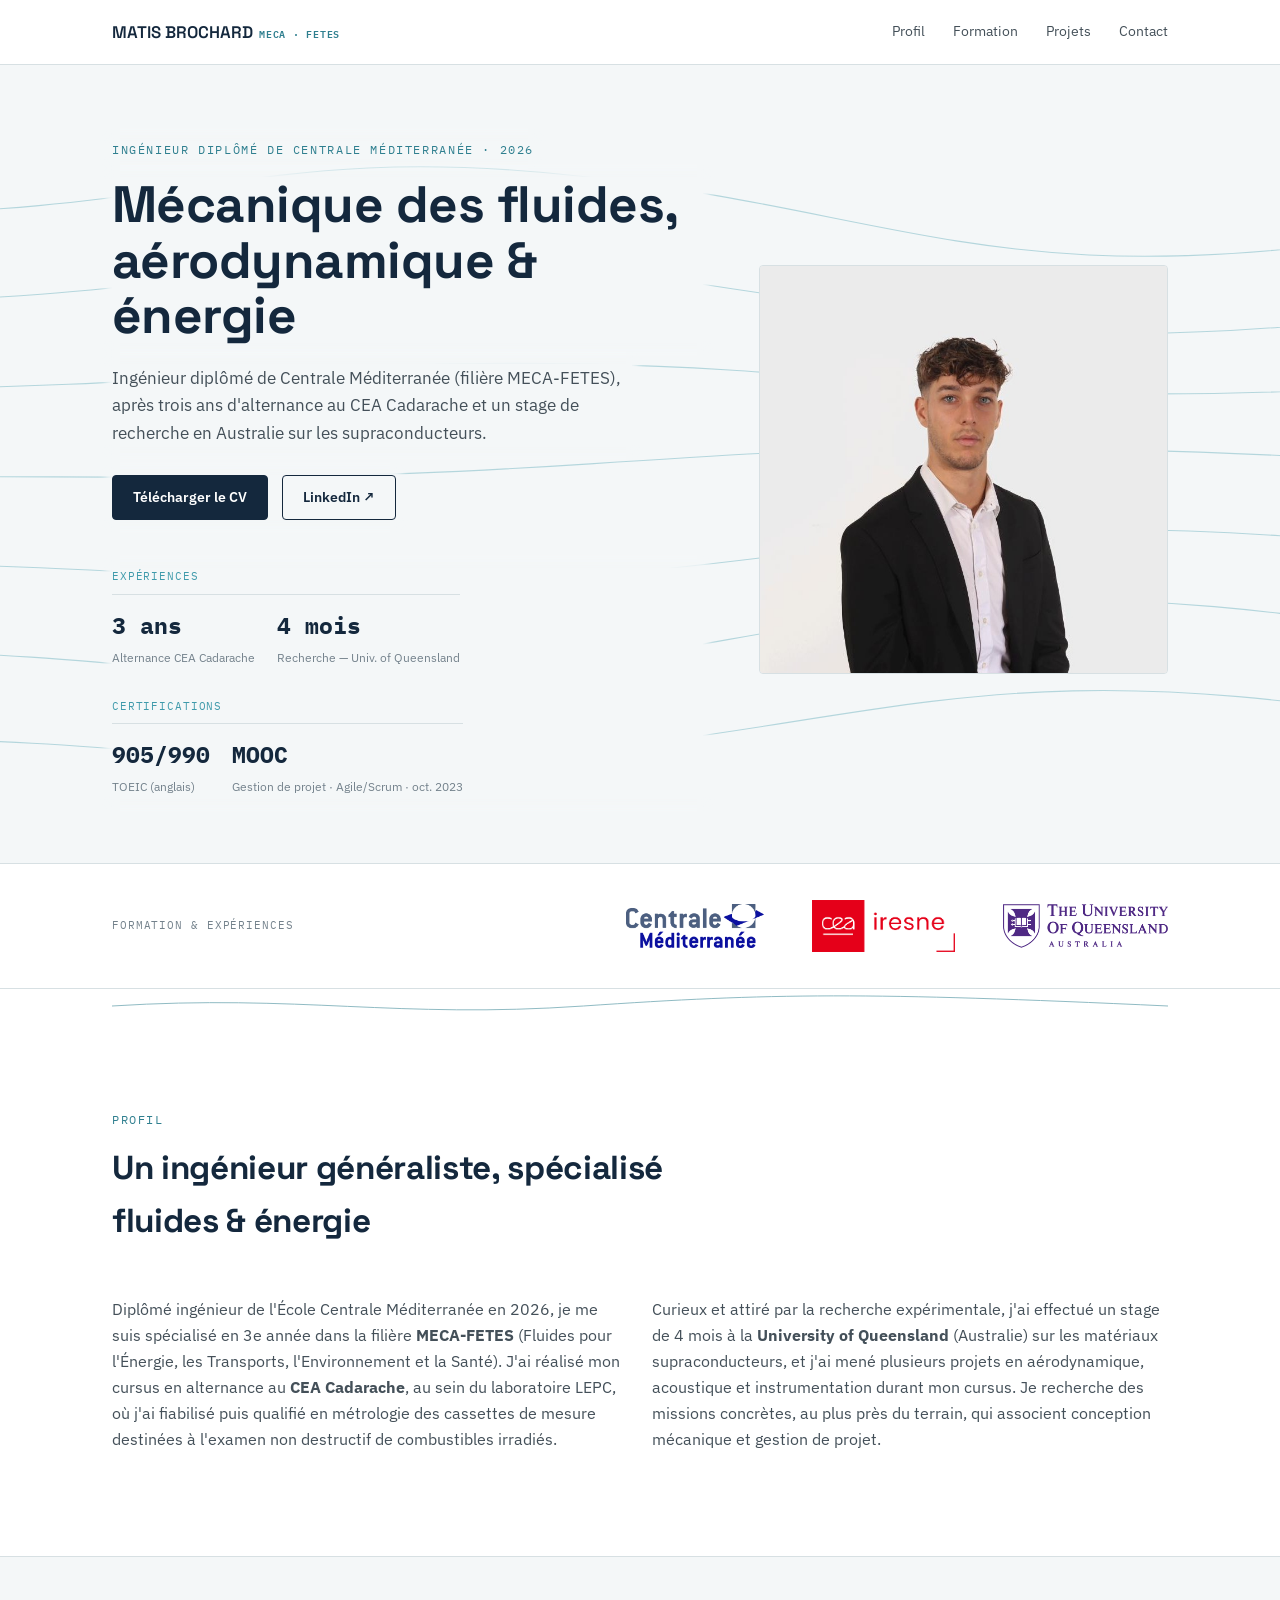
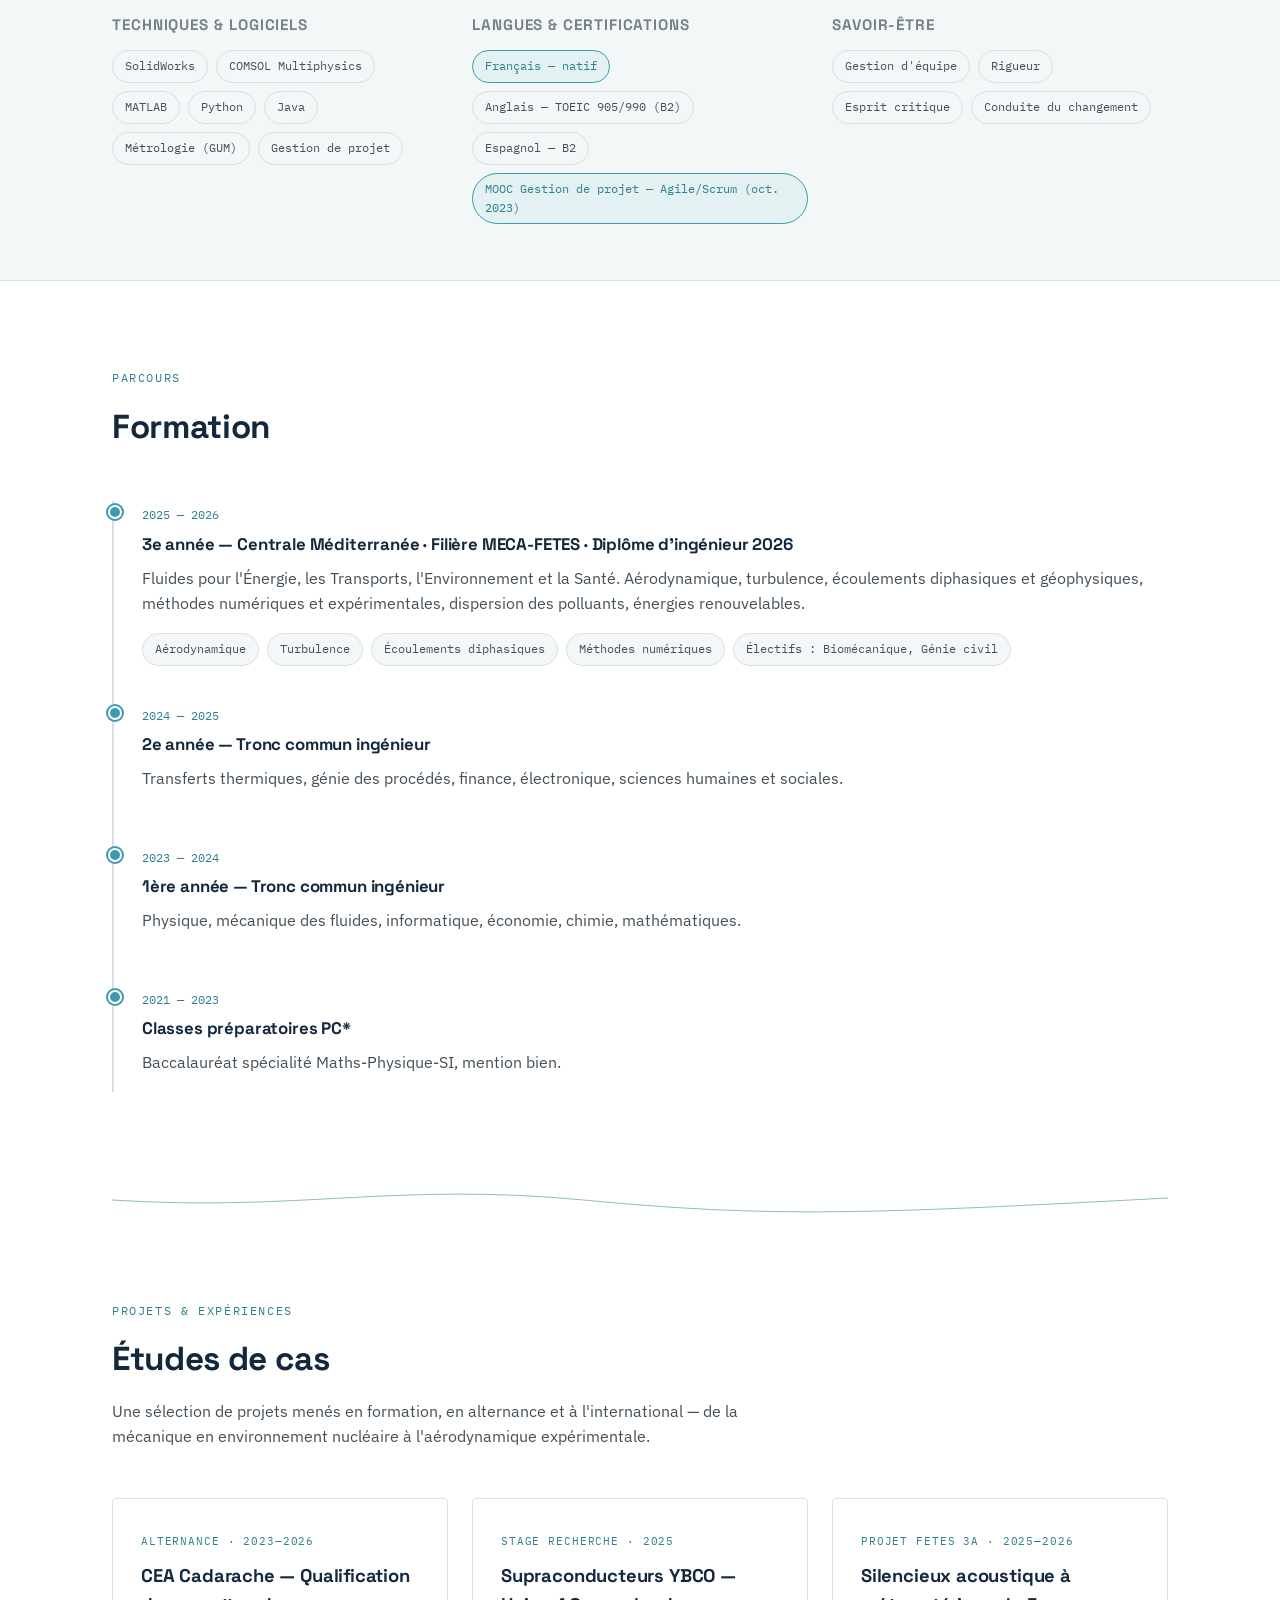
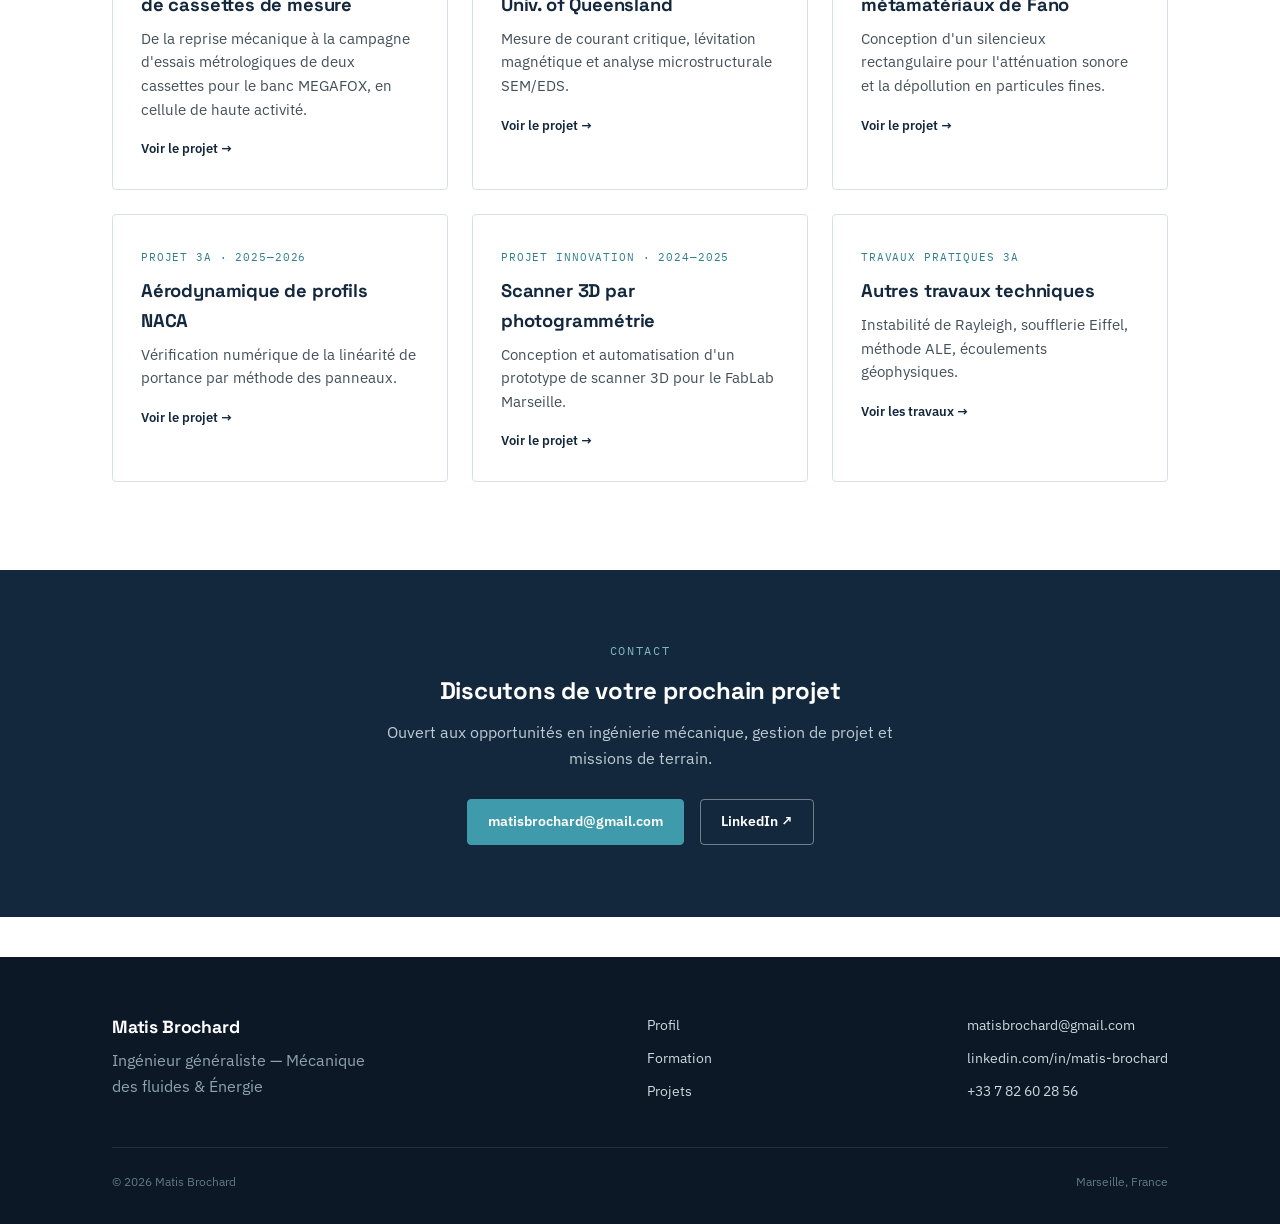
<file: index.html>
<!DOCTYPE html>
<html lang="fr">
<head>
<meta charset="UTF-8">
<meta name="viewport" content="width=device-width, initial-scale=1.0">
<title>Matis Brochard — Ingénieur généraliste, Mécanique des fluides &amp; Énergie</title>
<meta name="description" content="Portfolio de Matis Brochard, ingénieur diplômé de Centrale Méditerranée (2026), orienté mécanique, gestion de projet et missions de terrain.">
<link rel="preconnect" href="https://fonts.googleapis.com">
<link href="https://fonts.googleapis.com/css2?family=Space+Grotesk:wght@500;600;700&family=IBM+Plex+Sans:wght@400;500;600&family=IBM+Plex+Mono:wght@400;500&display=swap" rel="stylesheet">
<link rel="stylesheet" href="assets/style.css">
</head>
<body>

<nav class="site-nav">
  <div class="wrap">
    <a href="index.html" class="nav-mark">MATIS BROCHARD <small>MECA · FETES</small></a>
    <div class="nav-links">
      <a href="#profil">Profil</a>
      <a href="#formation">Formation</a>
      <a href="#projets">Projets</a>
      <a href="#contact">Contact</a>
    </div>
  </div>
</nav>

<!-- ================= HERO ================= -->
<header style="position:relative; overflow:hidden; padding:76px 0 64px; background:var(--paper-50);">
  <div class="flow-field" aria-hidden="true">
    <svg id="flow-svg" viewBox="0 0 1200 640" preserveAspectRatio="xMidYMid slice">
      <path class="flow-line" style="animation-delay:.0s" d="M -50 120 C 250 120, 300 60, 560 90 S 900 190, 1250 130"/>
      <path class="flow-line" style="animation-delay:.15s" d="M -50 190 C 250 190, 310 140, 560 165 S 900 245, 1250 195"/>
      <path class="flow-line" style="animation-delay:.3s" d="M -50 260 C 260 260, 320 235, 560 240 S 890 280, 1250 255"/>
      <path class="flow-line" style="animation-delay:.45s" d="M -50 330 C 260 330, 330 335, 560 320 S 880 300, 1250 320"/>
      <path class="flow-line" style="animation-delay:.6s" d="M -50 400 C 260 400, 320 430, 560 410 S 890 350, 1250 390"/>
      <path class="flow-line" style="animation-delay:.75s" d="M -50 470 C 260 470, 310 520, 560 480 S 900 400, 1250 460"/>
      <path class="flow-line" style="animation-delay:.9s" d="M -50 540 C 260 540, 300 580, 560 550 S 910 470, 1250 530"/>
    </svg>
  </div>
  <div class="wrap hero-grid">
    <div>
      <span class="eyebrow">Ingénieur diplômé de Centrale Méditerranée · 2026</span>
      <h1 style="font-size:clamp(2.1rem,4.4vw,3.2rem); line-height:1.08;">Mécanique des fluides,<br>aérodynamique &amp; énergie</h1>
      <p style="font-size:1.08rem; max-width:520px;">Ingénieur diplômé de Centrale Méditerranée (filière MECA-FETES), après trois ans d'alternance au CEA Cadarache et un stage de recherche en Australie sur les supraconducteurs.</p>
      <div style="display:flex; gap:14px; flex-wrap:wrap; margin-top:28px;">
        <a href="assets/CV_Matis_Brochard.pdf" class="btn btn-primary">Télécharger le CV</a>
        <a href="https://www.linkedin.com/in/matis-brochard" target="_blank" class="btn btn-ghost">LinkedIn ↗</a>
      </div>
      <div class="stat-groups" style="margin-top:48px;">
        <div class="stat-group">
          <span class="stat-label">Expériences</span>
          <div class="stat-row">
            <div class="stat"><b>3 ans</b><span>Alternance CEA Cadarache</span></div>
            <div class="stat"><b>4 mois</b><span>Recherche — Univ. of Queensland</span></div>
          </div>
        </div>
        <div class="stat-group">
          <span class="stat-label">Certifications</span>
          <div class="stat-row">
            <div class="stat"><b>905/990</b><span>TOEIC (anglais)</span></div>
            <div class="stat"><b>MOOC</b><span>Gestion de projet · Agile/Scrum · oct. 2023</span></div>
          </div>
        </div>
      </div>
    </div>
    <div>
      <img src="assets/matis-photo.jpg" alt="Portrait de Matis Brochard" style="border-radius:4px; aspect-ratio:1/1; object-fit:cover; border:1px solid var(--line-200);">
    </div>
  </div>
</header>
<script>
  /* On narrow screens, stretch the flow lines over the whole (tall) hero so they stay visible between text blocks */
  (function(){ try {
    var svg=document.getElementById('flow-svg'); if(!svg||!window.matchMedia) return;
    var mq=window.matchMedia('(max-width: 880px)');
    function apply(){ svg.setAttribute('preserveAspectRatio', mq.matches ? 'none' : 'xMidYMid slice'); }
    apply(); if(mq.addEventListener) mq.addEventListener('change',apply);
  } catch(e){} })();
</script>

<section class="logo-band" aria-label="Établissements">
  <div class="wrap">
    <span class="label">Formation &amp; expériences</span>
    <div class="logos">
      <img src="assets/logos/centrale-mediterranee.png" alt="Centrale Méditerranée" class="logo-wide">
      <img src="assets/logos/cea-iresne.png" alt="CEA — IRESNE">
      <img src="assets/logos/uq.png" alt="The University of Queensland, Australia" class="logo-wide">
    </div>
  </div>
</section>

<div class="divider" aria-hidden="true">
  <svg viewBox="0 0 1120 34" preserveAspectRatio="none">
    <path d="M0 17 C 200 5, 300 30, 500 17 S 800 3, 1120 17" fill="none" stroke="#2f7f8f" stroke-width="1"/>
  </svg>
</div>

<!-- ================= PROFIL ================= -->
<section id="profil">
  <div class="wrap">
    <div class="section-head">
      <span class="eyebrow">Profil</span>
      <h2>Un ingénieur généraliste, spécialisé fluides &amp; énergie</h2>
    </div>
    <div class="grid-2" style="align-items:start;">
      <p style="font-size:1.02rem;">Diplômé ingénieur de l'École Centrale Méditerranée en 2026, je me suis spécialisé en 3e année dans la filière <strong>MECA-FETES</strong> (Fluides pour l'Énergie, les Transports, l'Environnement et la Santé). J'ai réalisé mon cursus en alternance au <strong>CEA Cadarache</strong>, au sein du laboratoire LEPC, où j'ai fiabilisé puis qualifié en métrologie des cassettes de mesure destinées à l'examen non destructif de combustibles irradiés.</p>
      <p style="font-size:1.02rem;">Curieux et attiré par la recherche expérimentale, j'ai effectué un stage de 4 mois à la <strong>University of Queensland</strong> (Australie) sur les matériaux supraconducteurs, et j'ai mené plusieurs projets en aérodynamique, acoustique et instrumentation durant mon cursus. Je recherche des missions concrètes, au plus près du terrain, qui associent conception mécanique et gestion de projet.</p>
    </div>
  </div>
</section>

<!-- ================= COMPETENCES ================= -->
<section class="section-tight" style="background:var(--paper-50); border-top:1px solid var(--line-200); border-bottom:1px solid var(--line-200);">
  <div class="wrap">
    <div class="grid-3">
      <div>
        <h3 style="font-size:0.95rem; text-transform:uppercase; letter-spacing:0.06em; color:var(--ink-400);">Techniques &amp; logiciels</h3>
        <div class="chip-row" style="margin-top:12px;">
          <span class="chip">SolidWorks</span><span class="chip">COMSOL Multiphysics</span><span class="chip">MATLAB</span><span class="chip">Python</span><span class="chip">Java</span><span class="chip">Métrologie (GUM)</span><span class="chip">Gestion de projet</span>
        </div>
      </div>
      <div>
        <h3 style="font-size:0.95rem; text-transform:uppercase; letter-spacing:0.06em; color:var(--ink-400);">Langues &amp; certifications</h3>
        <div class="chip-row" style="margin-top:12px;">
          <span class="chip chip-accent">Français — natif</span><span class="chip">Anglais — TOEIC 905/990 (B2)</span><span class="chip">Espagnol — B2</span><span class="chip chip-accent">MOOC Gestion de projet — Agile/Scrum (oct. 2023)</span>
        </div>
      </div>
      <div>
        <h3 style="font-size:0.95rem; text-transform:uppercase; letter-spacing:0.06em; color:var(--ink-400);">Savoir-être</h3>
        <div class="chip-row" style="margin-top:12px;">
          <span class="chip">Gestion d'équipe</span><span class="chip">Rigueur</span><span class="chip">Esprit critique</span><span class="chip">Conduite du changement</span>
        </div>
      </div>
    </div>
  </div>
</section>

<!-- ================= FORMATION ================= -->
<section id="formation">
  <div class="wrap">
    <div class="section-head">
      <span class="eyebrow">Parcours</span>
      <h2>Formation</h2>
    </div>
    <div class="timeline">
      <div class="timeline-item">
        <span class="timeline-date">2025 — 2026</span>
        <h3>3e année — Centrale Méditerranée · Filière MECA-FETES · Diplôme d'ingénieur 2026</h3>
        <p>Fluides pour l'Énergie, les Transports, l'Environnement et la Santé. Aérodynamique, turbulence, écoulements diphasiques et géophysiques, méthodes numériques et expérimentales, dispersion des polluants, énergies renouvelables.</p>
        <div class="chip-row">
          <span class="chip">Aérodynamique</span><span class="chip">Turbulence</span><span class="chip">Écoulements diphasiques</span><span class="chip">Méthodes numériques</span><span class="chip">Électifs : Biomécanique, Génie civil</span>
        </div>
      </div>
      <div class="timeline-item">
        <span class="timeline-date">2024 — 2025</span>
        <h3>2e année — Tronc commun ingénieur</h3>
        <p>Transferts thermiques, génie des procédés, finance, électronique, sciences humaines et sociales.</p>
      </div>
      <div class="timeline-item">
        <span class="timeline-date">2023 — 2024</span>
        <h3>1ère année — Tronc commun ingénieur</h3>
        <p>Physique, mécanique des fluides, informatique, économie, chimie, mathématiques.</p>
      </div>
      <div class="timeline-item">
        <span class="timeline-date">2021 — 2023</span>
        <h3>Classes préparatoires PC*</h3>
        <p>Baccalauréat spécialité Maths-Physique-SI, mention bien.</p>
      </div>
    </div>
  </div>
</section>

<div class="divider" aria-hidden="true">
  <svg viewBox="0 0 1120 34" preserveAspectRatio="none">
    <path d="M0 20 C 200 32, 300 2, 500 20 S 800 34, 1120 18" fill="none" stroke="#2f7f8f" stroke-width="1"/>
  </svg>
</div>

<!-- ================= PROJETS ================= -->
<section id="projets">
  <div class="wrap">
    <div class="section-head">
      <span class="eyebrow">Projets &amp; expériences</span>
      <h2>Études de cas</h2>
      <p>Une sélection de projets menés en formation, en alternance et à l'international — de la mécanique en environnement nucléaire à l'aérodynamique expérimentale.</p>
    </div>
    <div class="grid-3">

      <a class="card" href="projects/cea-alternance.html">
        <span class="tag">Alternance · 2023—2026</span>
        <h3>CEA Cadarache — Qualification de cassettes de mesure</h3>
        <p>De la reprise mécanique à la campagne d'essais métrologiques de deux cassettes pour le banc MEGAFOX, en cellule de haute activité.</p>
        <span class="card-link">Voir le projet</span>
      </a>

      <a class="card" href="projects/queensland-supraconducteurs.html">
        <span class="tag">Stage recherche · 2025</span>
        <h3>Supraconducteurs YBCO — Univ. of Queensland</h3>
        <p>Mesure de courant critique, lévitation magnétique et analyse microstructurale SEM/EDS.</p>
        <span class="card-link">Voir le projet</span>
      </a>

      <a class="card" href="projects/silencieux-fetes.html">
        <span class="tag">Projet FETES 3A · 2025—2026</span>
        <h3>Silencieux acoustique à métamatériaux de Fano</h3>
        <p>Conception d'un silencieux rectangulaire pour l'atténuation sonore et la dépollution en particules fines.</p>
        <span class="card-link">Voir le projet</span>
      </a>

      <a class="card" href="projects/aerodynamique-naca.html">
        <span class="tag">Projet 3A · 2025—2026</span>
        <h3>Aérodynamique de profils NACA</h3>
        <p>Vérification numérique de la linéarité de portance par méthode des panneaux.</p>
        <span class="card-link">Voir le projet</span>
      </a>

      <a class="card" href="projects/photogrammetrie-3d.html">
        <span class="tag">Projet innovation · 2024—2025</span>
        <h3>Scanner 3D par photogrammétrie</h3>
        <p>Conception et automatisation d'un prototype de scanner 3D pour le FabLab Marseille.</p>
        <span class="card-link">Voir le projet</span>
      </a>

      <a class="card" href="projects/autres-travaux.html">
        <span class="tag">Travaux pratiques 3A</span>
        <h3>Autres travaux techniques</h3>
        <p>Instabilité de Rayleigh, soufflerie Eiffel, méthode ALE, écoulements géophysiques.</p>
        <span class="card-link">Voir les travaux</span>
      </a>

    </div>
  </div>
</section>

<!-- ================= CONTACT ================= -->
<section class="contact-band" id="contact">
  <div class="wrap">
    <span class="eyebrow" style="color:#7fb8c4;">Contact</span>
    <h2>Discutons de votre prochain projet</h2>
    <p>Ouvert aux opportunités en ingénierie mécanique, gestion de projet et missions de terrain.</p>
    <div class="contact-actions">
      <a href="mailto:matisbrochard@gmail.com" class="btn btn-primary">matisbrochard@gmail.com</a>
      <a href="https://www.linkedin.com/in/matis-brochard" target="_blank" class="btn btn-ghost">LinkedIn ↗</a>
    </div>
  </div>
</section>

<footer>
  <div class="wrap">
    <div class="footer-grid">
      <div>
        <h4>Matis Brochard</h4>
        <p style="max-width:280px; color:#8ea3ac;">Ingénieur généraliste — Mécanique des fluides &amp; Énergie</p>
      </div>
      <div class="footer-links">
        <a href="#profil">Profil</a>
        <a href="#formation">Formation</a>
        <a href="#projets">Projets</a>
      </div>
      <div class="footer-links">
        <a href="mailto:matisbrochard@gmail.com">matisbrochard@gmail.com</a>
        <a href="https://www.linkedin.com/in/matis-brochard" target="_blank">linkedin.com/in/matis-brochard</a>
        <a href="tel:+33782602856">+33 7 82 60 28 56</a>
      </div>
    </div>
    <div class="footer-bottom">
      <span>© 2026 Matis Brochard</span>
      <span>Marseille, France</span>
    </div>
  </div>
</footer>

</body>
</html>
</file>
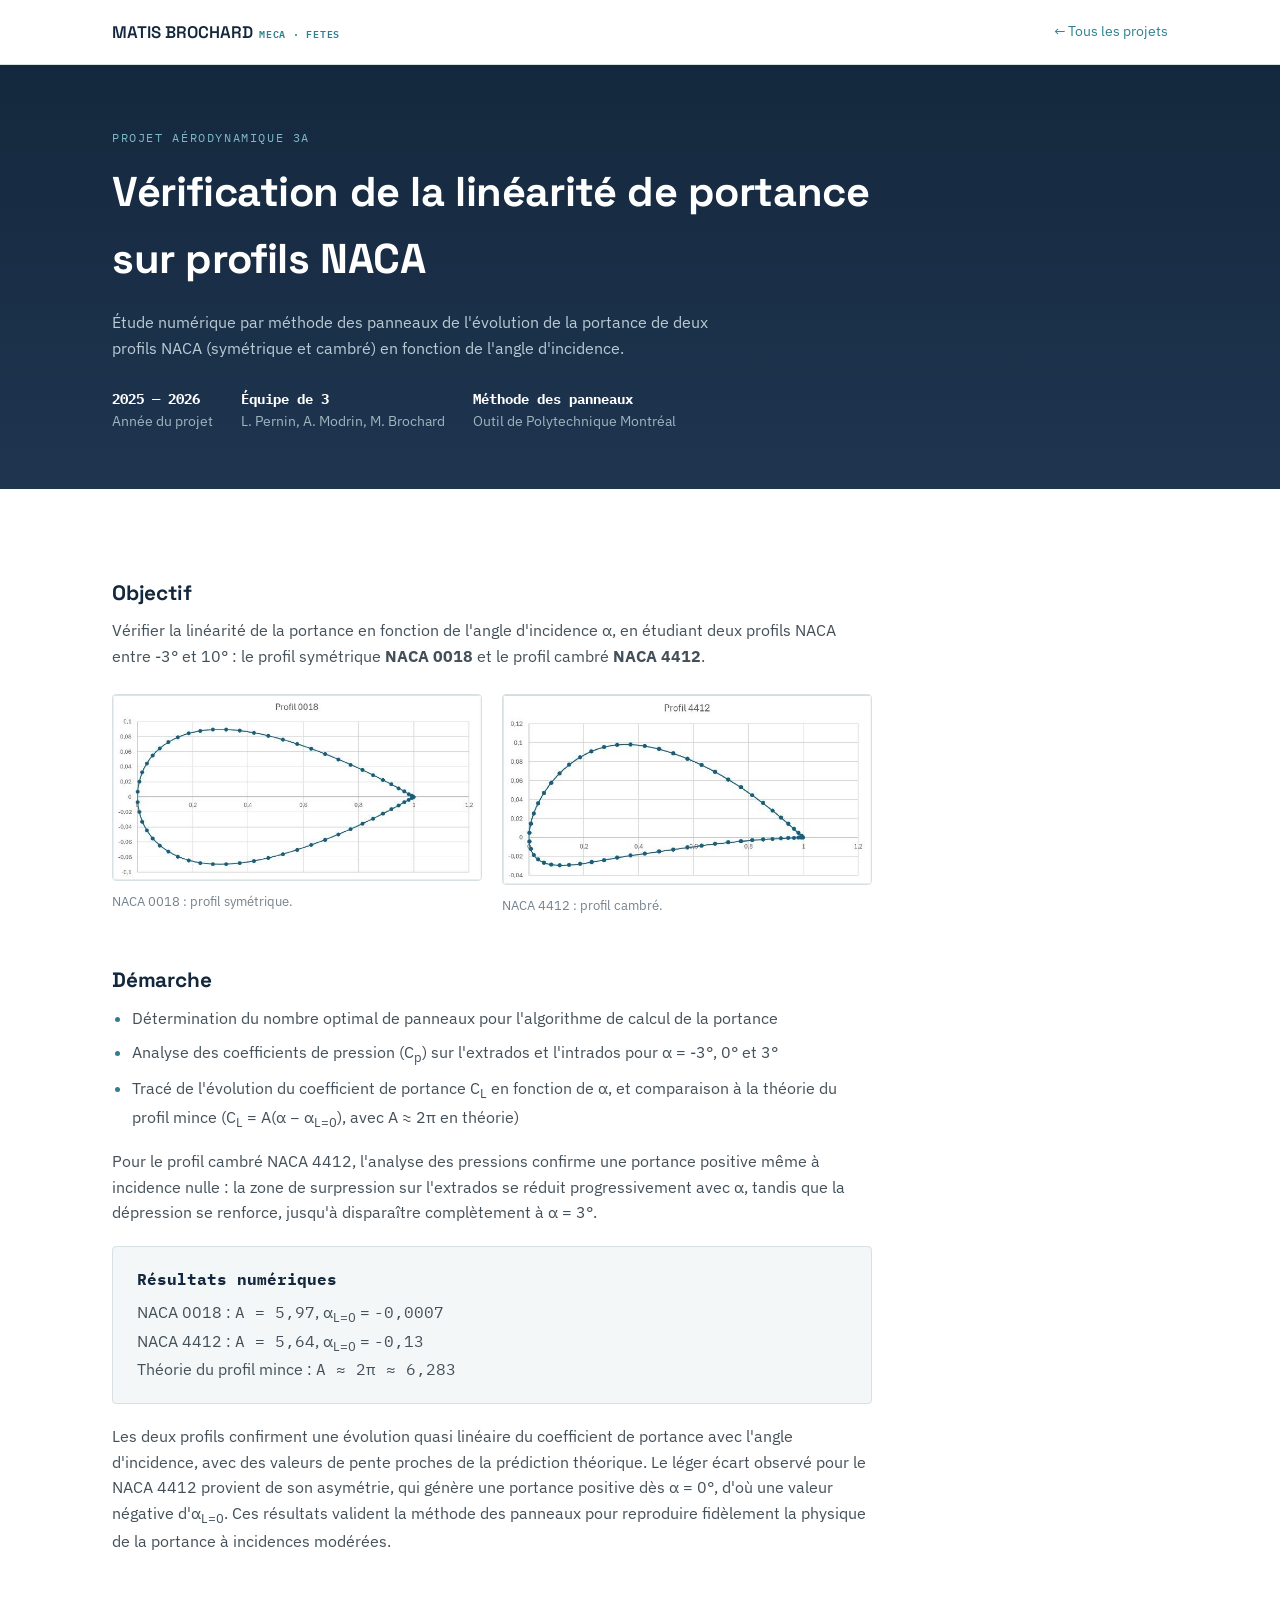
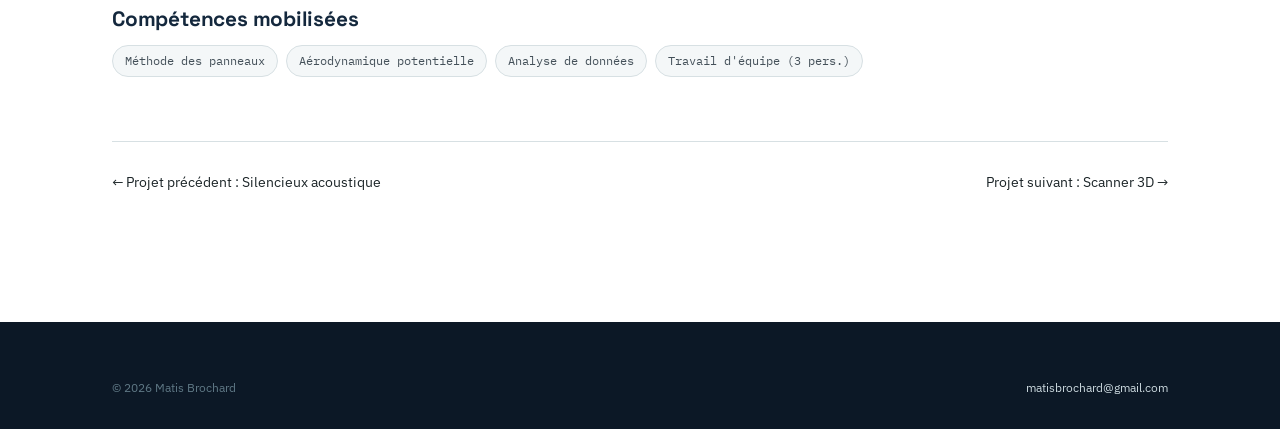
<file: projects/aerodynamique-naca.html>
<!DOCTYPE html>
<html lang="fr">
<head>
<meta charset="UTF-8">
<meta name="viewport" content="width=device-width, initial-scale=1.0">
<title>Aérodynamique de profils NACA | Matis Brochard</title>
<link rel="preconnect" href="https://fonts.googleapis.com">
<link href="https://fonts.googleapis.com/css2?family=Space+Grotesk:wght@500;600;700&family=IBM+Plex+Sans:wght@400;500;600&family=IBM+Plex+Mono:wght@400;500&display=swap" rel="stylesheet">
<link rel="stylesheet" href="../assets/style.css">
</head>
<body>

<nav class="site-nav">
  <div class="wrap">
    <a href="../index.html" class="nav-mark">MATIS BROCHARD <small>MECA · FETES</small></a>
    <a href="../index.html#projets" class="nav-back">← Tous les projets</a>
  </div>
</nav>

<header class="case-hero">
  <div class="wrap">
    <span class="eyebrow" style="color:#7fb8c4;">Projet Aérodynamique 3A</span>
    <h1>Vérification de la linéarité de portance sur profils NACA</h1>
    <p>Étude numérique par méthode des panneaux de l'évolution de la portance de deux profils NACA (symétrique et cambré) en fonction de l'angle d'incidence.</p>
    <div class="case-meta">
      <div><b>2025 — 2026</b>Année du projet</div>
      <div><b>Équipe de 3</b>L. Pernin, A. Modrin, M. Brochard</div>
      <div><b>Méthode des panneaux</b>Outil de Polytechnique Montréal</div>
    </div>
  </div>
</header>

<section>
  <div class="wrap">
    <div class="case-body">

      <h2>Objectif</h2>
      <p>Vérifier la linéarité de la portance en fonction de l'angle d'incidence α, en étudiant deux profils NACA entre -3° et 10° : le profil symétrique <strong>NACA 0018</strong> et le profil cambré <strong>NACA 4412</strong>.</p>

      <div class="fig-pair">
        <figure class="figure">
          <img src="../assets/img/naca-0018.jpg" alt="Géométrie du profil symétrique NACA 0018">
          <figcaption>NACA 0018 : profil symétrique.</figcaption>
        </figure>
        <figure class="figure">
          <img src="../assets/img/naca-4412.jpg" alt="Géométrie du profil cambré NACA 4412">
          <figcaption>NACA 4412 : profil cambré.</figcaption>
        </figure>
      </div>

      <h2>Démarche</h2>
      <ul>
        <li>Détermination du nombre optimal de panneaux pour l'algorithme de calcul de la portance</li>
        <li>Analyse des coefficients de pression (C<sub>p</sub>) sur l'extrados et l'intrados pour α = -3°, 0° et 3°</li>
        <li>Tracé de l'évolution du coefficient de portance C<sub>L</sub> en fonction de α, et comparaison à la théorie du profil mince (C<sub>L</sub> = A(α − α<sub>L=0</sub>), avec A ≈ 2π en théorie)</li>
      </ul>

      <p>Pour le profil cambré NACA 4412, l'analyse des pressions confirme une portance positive même à incidence nulle : la zone de surpression sur l'extrados se réduit progressivement avec α, tandis que la dépression se renforce, jusqu'à disparaître complètement à α = 3°.</p>

      <div class="result-box">
        <b>Résultats numériques</b>
        <p style="margin:8px 0 0;">NACA 0018 : <span class="mono">A = 5,97</span>, α<sub>L=0</sub> = <span class="mono">-0,0007</span><br>
        NACA 4412 : <span class="mono">A = 5,64</span>, α<sub>L=0</sub> = <span class="mono">-0,13</span><br>
        Théorie du profil mince : <span class="mono">A ≈ 2π ≈ 6,283</span></p>
      </div>

      <p>Les deux profils confirment une évolution quasi linéaire du coefficient de portance avec l'angle d'incidence, avec des valeurs de pente proches de la prédiction théorique. Le léger écart observé pour le NACA 4412 provient de son asymétrie, qui génère une portance positive dès α = 0°, d'où une valeur négative d'α<sub>L=0</sub>. Ces résultats valident la méthode des panneaux pour reproduire fidèlement la physique de la portance à incidences modérées.</p>

      <h2>Compétences mobilisées</h2>
      <div class="chip-row">
        <span class="chip">Méthode des panneaux</span><span class="chip">Aérodynamique potentielle</span><span class="chip">Analyse de données</span><span class="chip">Travail d'équipe (3 pers.)</span>
      </div>
    </div>

    <div class="case-nav">
      <a href="silencieux-fetes.html">← Projet précédent : Silencieux acoustique</a>
      <a href="photogrammetrie-3d.html">Projet suivant : Scanner 3D →</a>
    </div>
  </div>
</section>

<footer>
  <div class="wrap">
    <div class="footer-bottom">
      <span>© 2026 Matis Brochard</span>
      <a href="mailto:matisbrochard@gmail.com">matisbrochard@gmail.com</a>
    </div>
  </div>
</footer>

</body>
</html>
</file>
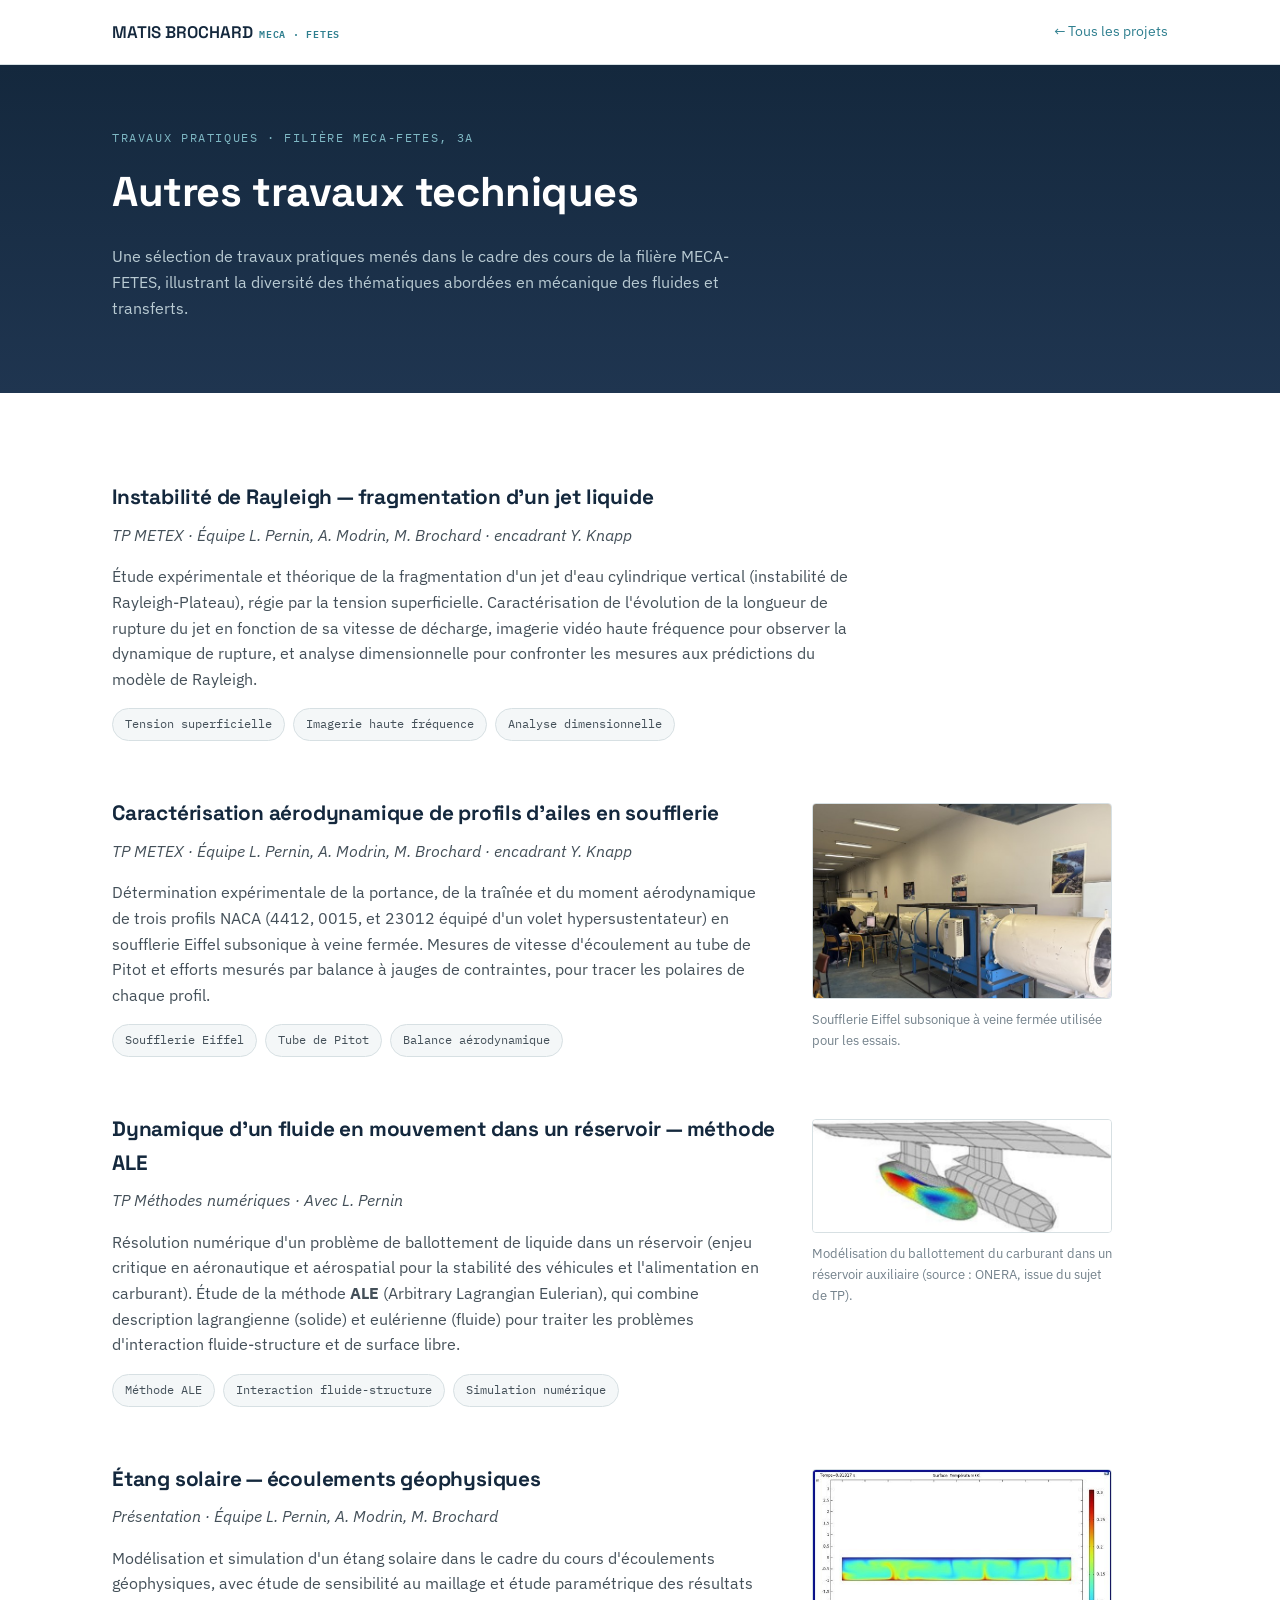
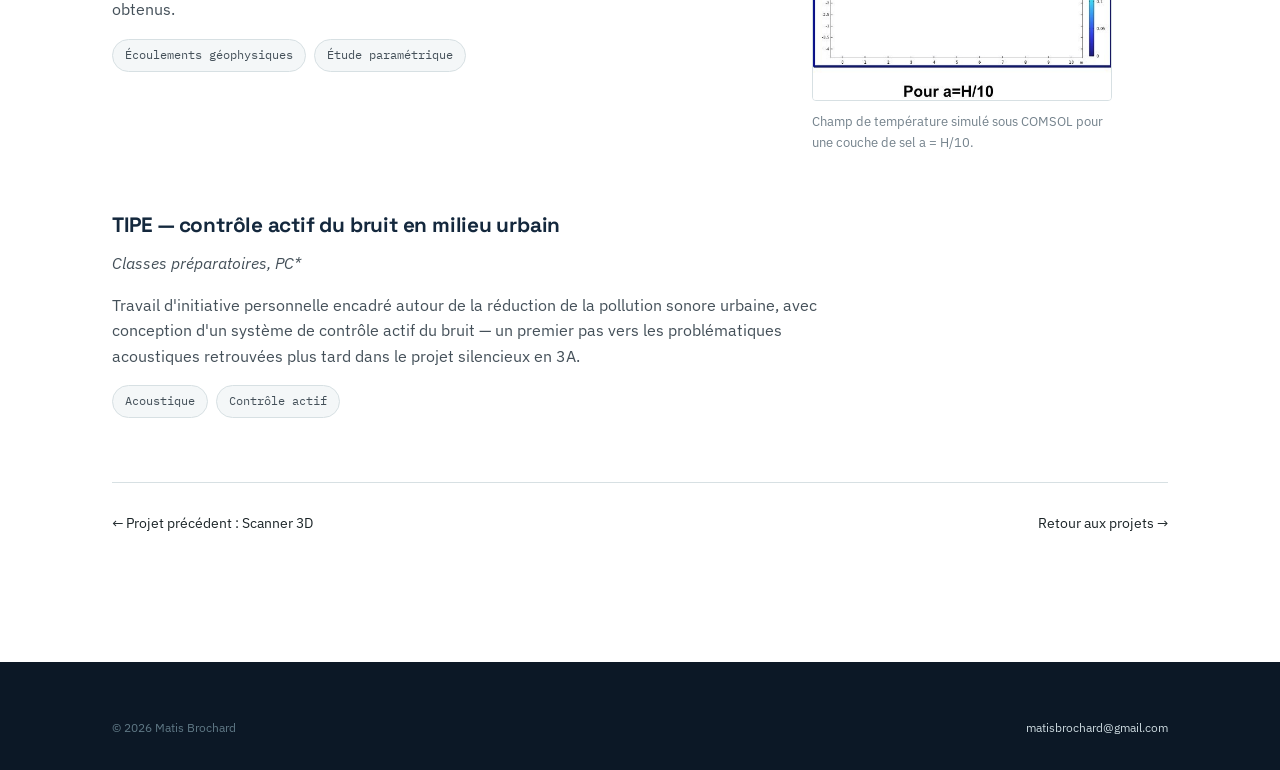
<file: projects/autres-travaux.html>
<!DOCTYPE html>
<html lang="fr">
<head>
<meta charset="UTF-8">
<meta name="viewport" content="width=device-width, initial-scale=1.0">
<title>Autres travaux techniques | Matis Brochard</title>
<link rel="preconnect" href="https://fonts.googleapis.com">
<link href="https://fonts.googleapis.com/css2?family=Space+Grotesk:wght@500;600;700&family=IBM+Plex+Sans:wght@400;500;600&family=IBM+Plex+Mono:wght@400;500&display=swap" rel="stylesheet">
<link rel="stylesheet" href="../assets/style.css">
</head>
<body>

<nav class="site-nav">
  <div class="wrap">
    <a href="../index.html" class="nav-mark">MATIS BROCHARD <small>MECA · FETES</small></a>
    <a href="../index.html#projets" class="nav-back">← Tous les projets</a>
  </div>
</nav>

<header class="case-hero">
  <div class="wrap">
    <span class="eyebrow" style="color:#7fb8c4;">Travaux pratiques · Filière MECA-FETES, 3A</span>
    <h1>Autres travaux techniques</h1>
    <p>Une sélection de travaux pratiques menés dans le cadre des cours de la filière MECA-FETES, illustrant la diversité des thématiques abordées en mécanique des fluides et transferts.</p>
  </div>
</header>

<section>
  <div class="wrap">
    <div class="case-body wide">

      <h2>Instabilité de Rayleigh — fragmentation d'un jet liquide</h2>
      <p><em>TP METEX · Équipe L. Pernin, A. Modrin, M. Brochard · encadrant Y. Knapp</em></p>
      <p>Étude expérimentale et théorique de la fragmentation d'un jet d'eau cylindrique vertical (instabilité de Rayleigh-Plateau), régie par la tension superficielle. Caractérisation de l'évolution de la longueur de rupture du jet en fonction de sa vitesse de décharge, imagerie vidéo haute fréquence pour observer la dynamique de rupture, et analyse dimensionnelle pour confronter les mesures aux prédictions du modèle de Rayleigh.</p>
      <div class="chip-row"><span class="chip">Tension superficielle</span><span class="chip">Imagerie haute fréquence</span><span class="chip">Analyse dimensionnelle</span></div>

      <div class="split" style="margin-top:56px;">
        <div>
              <h2>Caractérisation aérodynamique de profils d'ailes en soufflerie</h2>
              <p><em>TP METEX · Équipe L. Pernin, A. Modrin, M. Brochard · encadrant Y. Knapp</em></p>
              <p>Détermination expérimentale de la portance, de la traînée et du moment aérodynamique de trois profils NACA (4412, 0015, et 23012 équipé d'un volet hypersustentateur) en soufflerie Eiffel subsonique à veine fermée. Mesures de vitesse d'écoulement au tube de Pitot et efforts mesurés par balance à jauges de contraintes, pour tracer les polaires de chaque profil.</p>
              <div class="chip-row"><span class="chip">Soufflerie Eiffel</span><span class="chip">Tube de Pitot</span><span class="chip">Balance aérodynamique</span></div>
        </div>
        <figure class="figure"><img src="../assets/img/soufflerie-eiffel.jpg" alt="Soufflerie Eiffel subsonique à veine fermée"><figcaption>Soufflerie Eiffel subsonique à veine fermée utilisée pour les essais.</figcaption></figure>
      </div>

      <div class="split" style="margin-top:56px;">
        <div>
              <h2>Dynamique d'un fluide en mouvement dans un réservoir — méthode ALE</h2>
              <p><em>TP Méthodes numériques · Avec L. Pernin</em></p>
              <p>Résolution numérique d'un problème de ballottement de liquide dans un réservoir (enjeu critique en aéronautique et aérospatial pour la stabilité des véhicules et l'alimentation en carburant). Étude de la méthode <strong>ALE</strong> (Arbitrary Lagrangian Eulerian), qui combine description lagrangienne (solide) et eulérienne (fluide) pour traiter les problèmes d'interaction fluide-structure et de surface libre.</p>
              <div class="chip-row"><span class="chip">Méthode ALE</span><span class="chip">Interaction fluide-structure</span><span class="chip">Simulation numérique</span></div>
        </div>
        <figure class="figure"><img src="../assets/img/reservoir-ballottement.jpg" alt="Modélisation du ballottement du carburant dans un réservoir auxiliaire d'avion"><figcaption>Modélisation du ballottement du carburant dans un réservoir auxiliaire (source : ONERA, issue du sujet de TP).</figcaption></figure>
      </div>

      <div class="split" style="margin-top:56px;">
        <div>
              <h2>Étang solaire — écoulements géophysiques</h2>
              <p><em>Présentation · Équipe L. Pernin, A. Modrin, M. Brochard</em></p>
              <p>Modélisation et simulation d'un étang solaire dans le cadre du cours d'écoulements géophysiques, avec étude de sensibilité au maillage et étude paramétrique des résultats obtenus.</p>
              <div class="chip-row"><span class="chip">Écoulements géophysiques</span><span class="chip">Étude paramétrique</span></div>
        </div>
        <figure class="figure"><img src="../assets/img/etang-comsol-1.jpg" alt="Simulation COMSOL de l'étang solaire, couche de sel a = H/10"><figcaption>Champ de température simulé sous COMSOL pour une couche de sel a = H/10.</figcaption></figure>
      </div>

      <h2 style="margin-top:56px;">TIPE — contrôle actif du bruit en milieu urbain</h2>
      <p><em>Classes préparatoires, PC*</em></p>
      <p>Travail d'initiative personnelle encadré autour de la réduction de la pollution sonore urbaine, avec conception d'un système de contrôle actif du bruit — un premier pas vers les problématiques acoustiques retrouvées plus tard dans le projet silencieux en 3A.</p>
      <div class="chip-row"><span class="chip">Acoustique</span><span class="chip">Contrôle actif</span></div>

    </div>

    <div class="case-nav">
      <a href="photogrammetrie-3d.html">← Projet précédent : Scanner 3D</a>
      <a href="../index.html#projets">Retour aux projets →</a>
    </div>
  </div>
</section>

<footer>
  <div class="wrap">
    <div class="footer-bottom">
      <span>© 2026 Matis Brochard</span>
      <a href="mailto:matisbrochard@gmail.com">matisbrochard@gmail.com</a>
    </div>
  </div>
</footer>

</body>
</html>
</file>
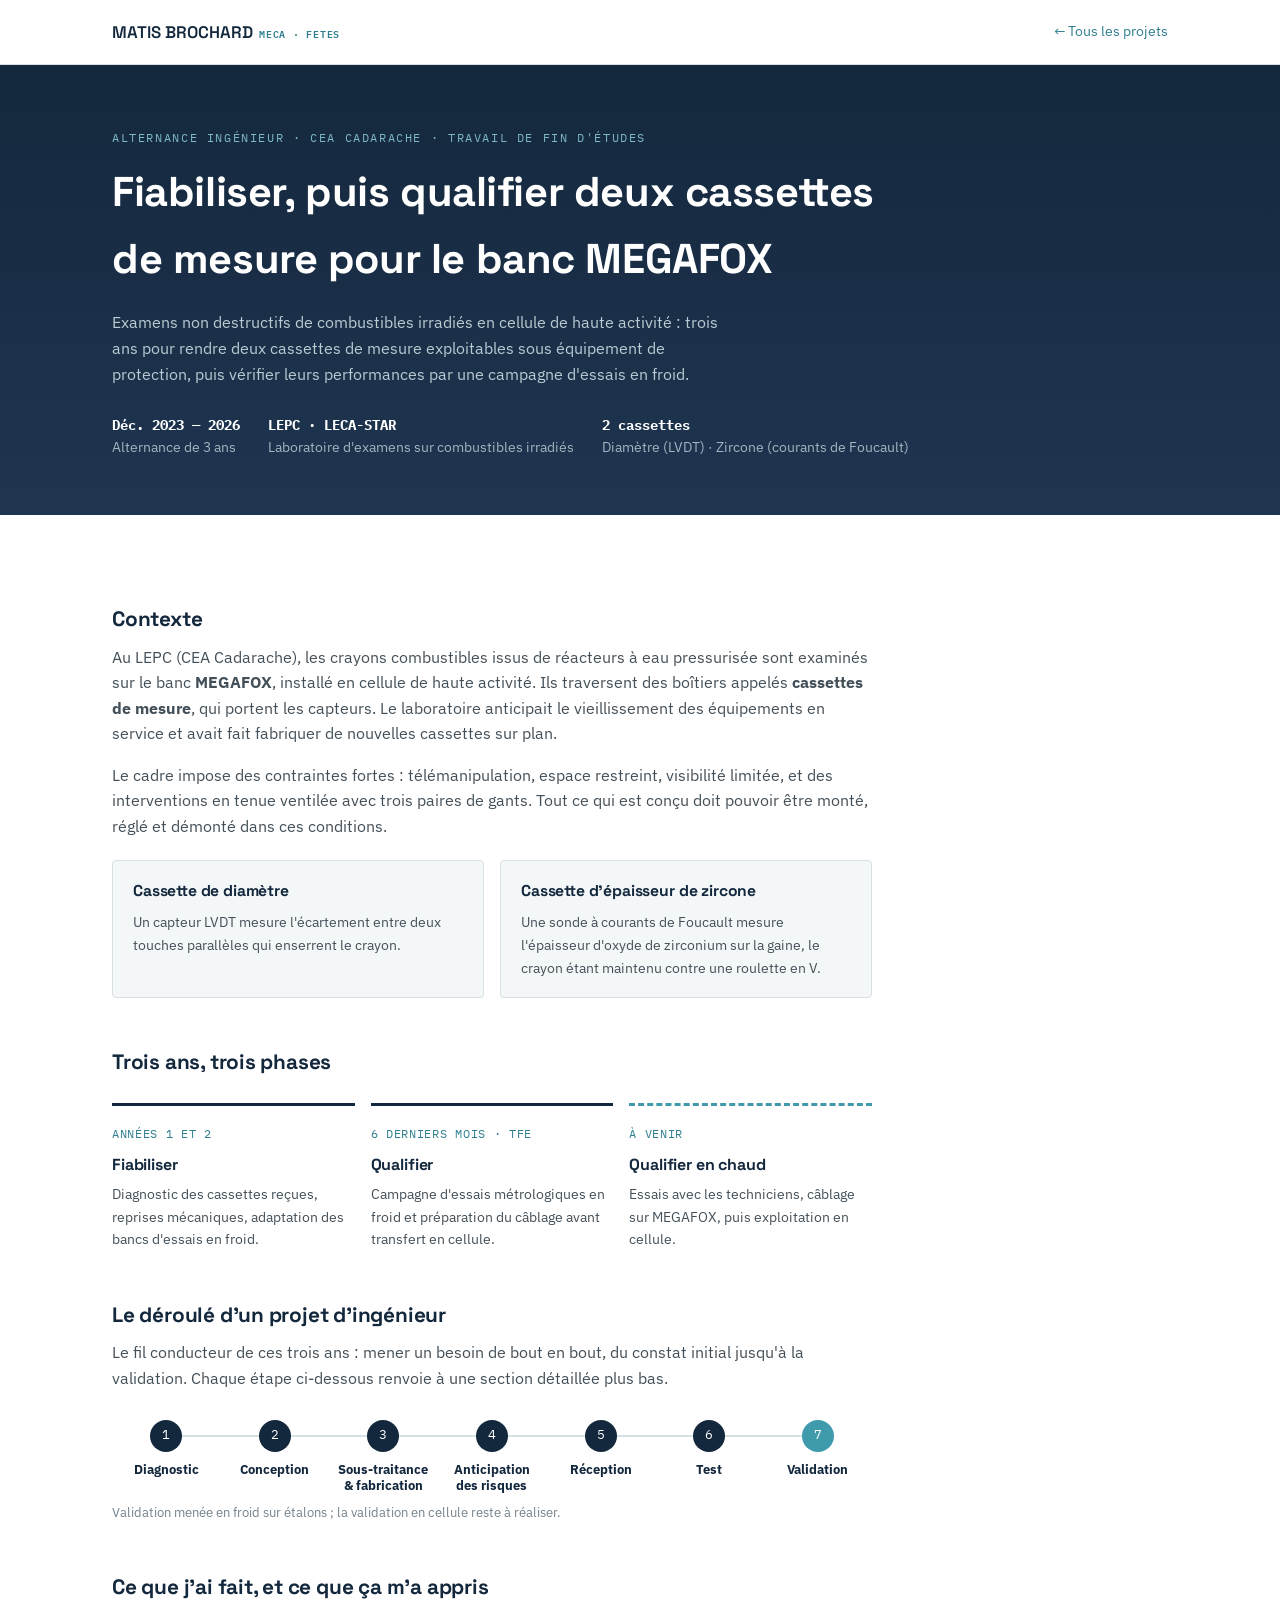
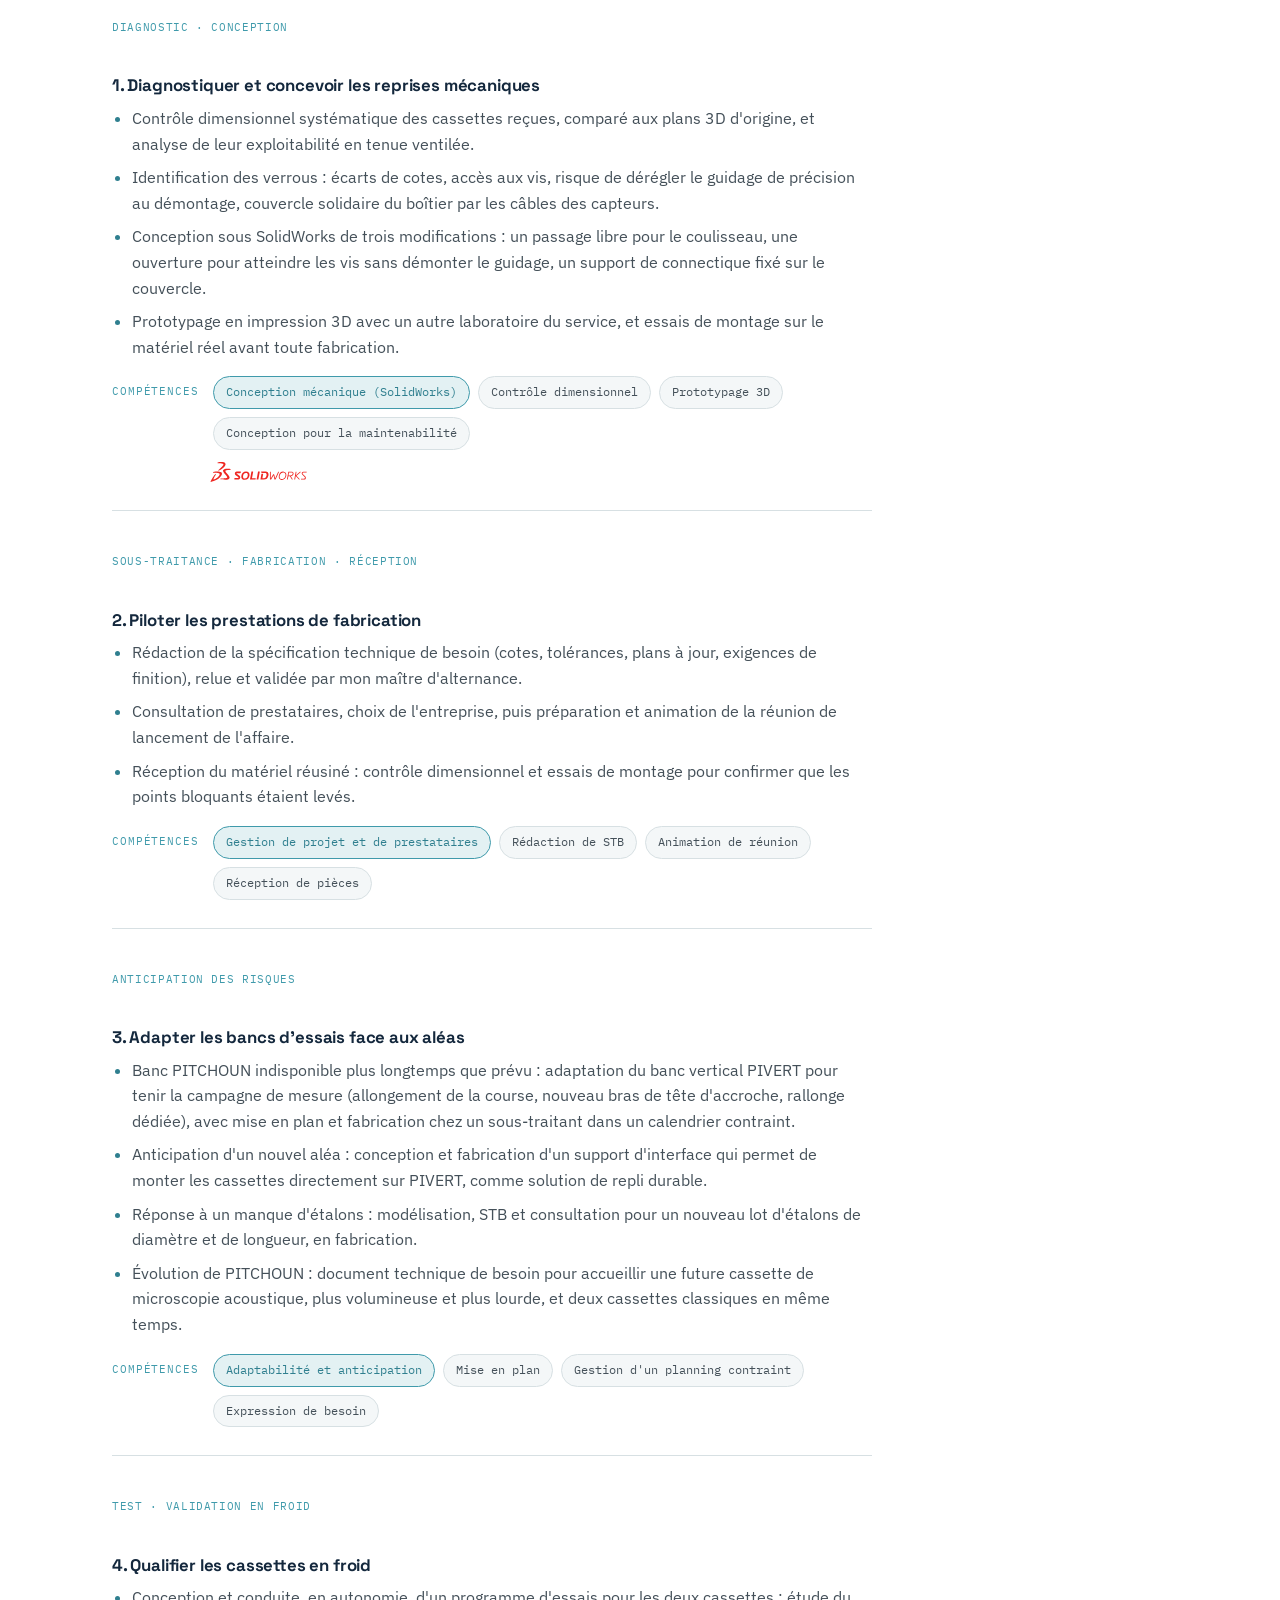
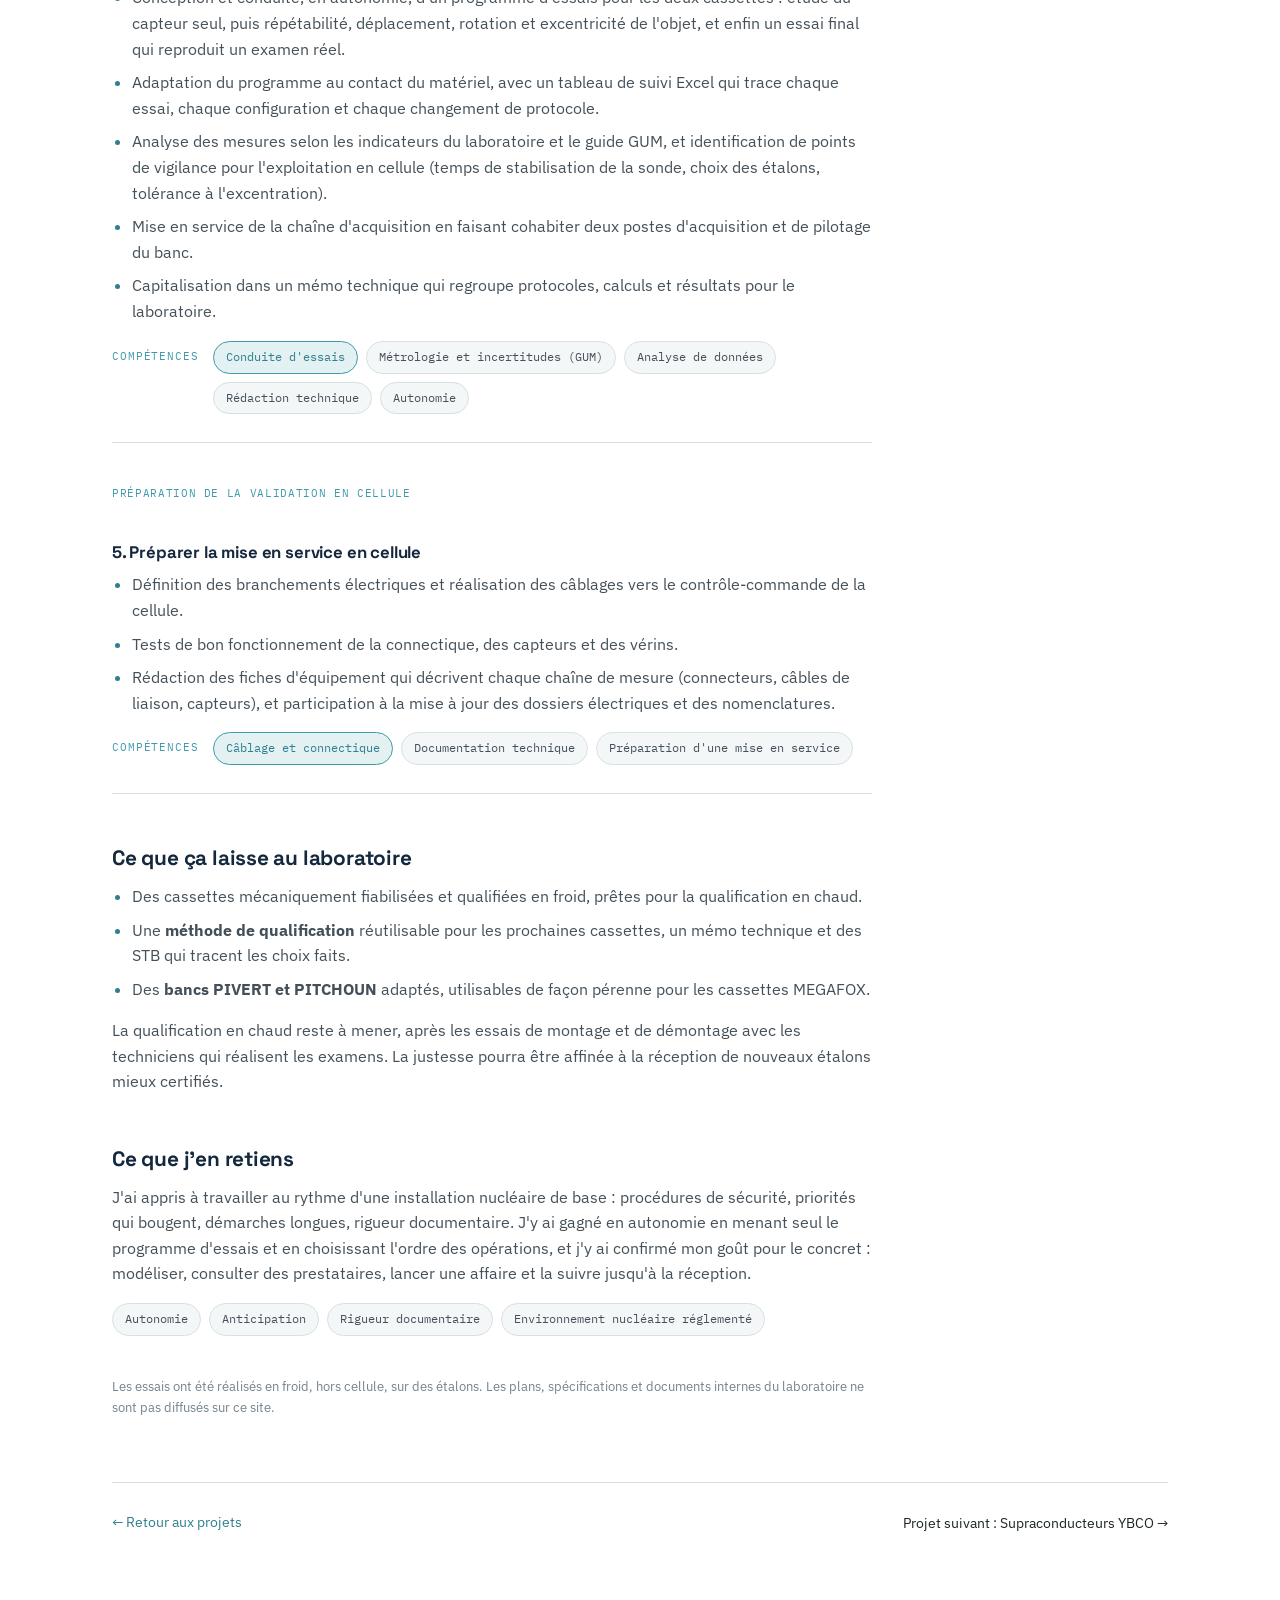
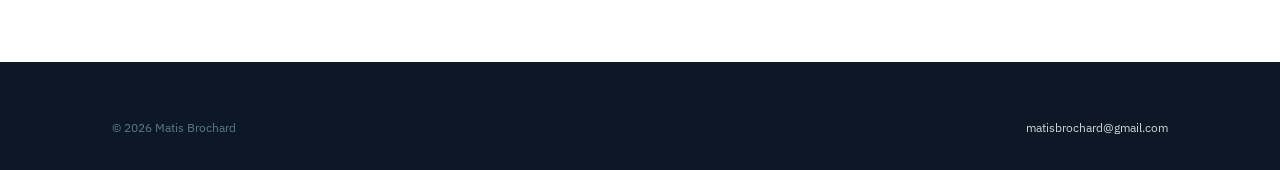
<file: projects/cea-alternance.html>
<!DOCTYPE html>
<html lang="fr">
<head>
<meta charset="UTF-8">
<meta name="viewport" content="width=device-width, initial-scale=1.0">
<title>CEA Cadarache — Qualification de cassettes de mesure | Matis Brochard</title>
<meta name="description" content="Trois ans d'alternance au CEA Cadarache : conception mécanique, pilotage de prestataires, conduite d'essais et préparation à la mise en service de cassettes de mesure pour l'examen non destructif de combustibles irradiés.">
<link rel="preconnect" href="https://fonts.googleapis.com">
<link href="https://fonts.googleapis.com/css2?family=Space+Grotesk:wght@500;600;700&family=IBM+Plex+Sans:wght@400;500;600&family=IBM+Plex+Mono:wght@400;500&display=swap" rel="stylesheet">
<link rel="stylesheet" href="../assets/style.css">
</head>
<body>

<nav class="site-nav">
  <div class="wrap">
    <a href="../index.html" class="nav-mark">MATIS BROCHARD <small>MECA · FETES</small></a>
    <a href="../index.html#projets" class="nav-back">← Tous les projets</a>
  </div>
</nav>

<header class="case-hero">
  <div class="wrap">
    <span class="eyebrow" style="color:#7fb8c4;">Alternance ingénieur · CEA Cadarache · Travail de fin d'études</span>
    <h1>Fiabiliser, puis qualifier deux cassettes de mesure pour le banc MEGAFOX</h1>
    <p>Examens non destructifs de combustibles irradiés en cellule de haute activité : trois ans pour rendre deux cassettes de mesure exploitables sous équipement de protection, puis vérifier leurs performances par une campagne d'essais en froid.</p>
    <div class="case-meta">
      <div><b>Déc. 2023 — 2026</b>Alternance de 3 ans</div>
      <div><b>LEPC · LECA-STAR</b>Laboratoire d'examens sur combustibles irradiés</div>
      <div><b>2 cassettes</b>Diamètre (LVDT) · Zircone (courants de Foucault)</div>
    </div>
  </div>
</header>

<section>
  <div class="wrap">
    <div class="case-body">

      <h2>Contexte</h2>
      <p>Au LEPC (CEA Cadarache), les crayons combustibles issus de réacteurs à eau pressurisée sont examinés sur le banc <strong>MEGAFOX</strong>, installé en cellule de haute activité. Ils traversent des boîtiers appelés <strong>cassettes de mesure</strong>, qui portent les capteurs. Le laboratoire anticipait le vieillissement des équipements en service et avait fait fabriquer de nouvelles cassettes sur plan.</p>
      <p>Le cadre impose des contraintes fortes : télémanipulation, espace restreint, visibilité limitée, et des interventions en tenue ventilée avec trois paires de gants. Tout ce qui est conçu doit pouvoir être monté, réglé et démonté dans ces conditions.</p>

      <div class="pair">
        <div>
          <h3>Cassette de diamètre</h3>
          <p>Un capteur LVDT mesure l'écartement entre deux touches parallèles qui enserrent le crayon.</p>
        </div>
        <div>
          <h3>Cassette d'épaisseur de zircone</h3>
          <p>Une sonde à courants de Foucault mesure l'épaisseur d'oxyde de zirconium sur la gaine, le crayon étant maintenu contre une roulette en V.</p>
        </div>
      </div>

      <h2>Trois ans, trois phases</h2>
      <div class="phase-track">
        <div class="phase">
          <span class="mono">Années 1 et 2</span>
          <h3>Fiabiliser</h3>
          <p>Diagnostic des cassettes reçues, reprises mécaniques, adaptation des bancs d'essais en froid.</p>
        </div>
        <div class="phase">
          <span class="mono">6 derniers mois · TFE</span>
          <h3>Qualifier</h3>
          <p>Campagne d'essais métrologiques en froid et préparation du câblage avant transfert en cellule.</p>
        </div>
        <div class="phase phase-future">
          <span class="mono">À venir</span>
          <h3>Qualifier en chaud</h3>
          <p>Essais avec les techniciens, câblage sur MEGAFOX, puis exploitation en cellule.</p>
        </div>
      </div>

      <h2>Le déroulé d'un projet d'ingénieur</h2>
      <p>Le fil conducteur de ces trois ans : mener un besoin de bout en bout, du constat initial jusqu'à la validation. Chaque étape ci-dessous renvoie à une section détaillée plus bas.</p>
      <div class="process">
        <a class="process-step" href="#diagnostic"><b>Diagnostic</b></a>
        <a class="process-step" href="#diagnostic"><b>Conception</b></a>
        <a class="process-step" href="#fabrication"><b>Sous-traitance &amp; fabrication</b></a>
        <a class="process-step" href="#aleas"><b>Anticipation des risques</b></a>
        <a class="process-step" href="#fabrication"><b>Réception</b></a>
        <a class="process-step" href="#essais"><b>Test</b></a>
        <a class="process-step is-key" href="#essais"><b>Validation</b></a>
      </div>
      <p class="fine-print">Validation menée en froid sur étalons ; la validation en cellule reste à réaliser.</p>

      <h2>Ce que j'ai fait, et ce que ça m'a appris</h2>

      <div class="action-block" id="diagnostic">
        <span class="process-tag">Diagnostic · Conception</span>
        <h3>1. Diagnostiquer et concevoir les reprises mécaniques</h3>
        <ul>
          <li>Contrôle dimensionnel systématique des cassettes reçues, comparé aux plans 3D d'origine, et analyse de leur exploitabilité en tenue ventilée.</li>
          <li>Identification des verrous : écarts de cotes, accès aux vis, risque de dérégler le guidage de précision au démontage, couvercle solidaire du boîtier par les câbles des capteurs.</li>
          <li>Conception sous SolidWorks de trois modifications : un passage libre pour le coulisseau, une ouverture pour atteindre les vis sans démonter le guidage, un support de connectique fixé sur le couvercle.</li>
          <li>Prototypage en impression 3D avec un autre laboratoire du service, et essais de montage sur le matériel réel avant toute fabrication.</li>
        </ul>
        <div class="skills-line"><span class="mono">Compétences</span><div class="chip-row"><span class="chip chip-accent">Conception mécanique (SolidWorks)</span><span class="chip">Contrôle dimensionnel</span><span class="chip">Prototypage 3D</span><span class="chip">Conception pour la maintenabilité</span></div></div>
        <div class="tool-logos small"><img src="../assets/logos/solidworks.svg" alt="Logo SolidWorks"></div>
      </div>

      <div class="action-block" id="fabrication">
        <span class="process-tag">Sous-traitance · Fabrication · Réception</span>
        <h3>2. Piloter les prestations de fabrication</h3>
        <ul>
          <li>Rédaction de la spécification technique de besoin (cotes, tolérances, plans à jour, exigences de finition), relue et validée par mon maître d'alternance.</li>
          <li>Consultation de prestataires, choix de l'entreprise, puis préparation et animation de la réunion de lancement de l'affaire.</li>
          <li>Réception du matériel réusiné : contrôle dimensionnel et essais de montage pour confirmer que les points bloquants étaient levés.</li>
        </ul>
        <div class="skills-line"><span class="mono">Compétences</span><div class="chip-row"><span class="chip chip-accent">Gestion de projet et de prestataires</span><span class="chip">Rédaction de STB</span><span class="chip">Animation de réunion</span><span class="chip">Réception de pièces</span></div></div>
      </div>

      <div class="action-block" id="aleas">
        <span class="process-tag">Anticipation des risques</span>
        <h3>3. Adapter les bancs d'essais face aux aléas</h3>
        <ul>
          <li>Banc PITCHOUN indisponible plus longtemps que prévu : adaptation du banc vertical PIVERT pour tenir la campagne de mesure (allongement de la course, nouveau bras de tête d'accroche, rallonge dédiée), avec mise en plan et fabrication chez un sous-traitant dans un calendrier contraint.</li>
          <li>Anticipation d'un nouvel aléa : conception et fabrication d'un support d'interface qui permet de monter les cassettes directement sur PIVERT, comme solution de repli durable.</li>
          <li>Réponse à un manque d'étalons : modélisation, STB et consultation pour un nouveau lot d'étalons de diamètre et de longueur, en fabrication.</li>
          <li>Évolution de PITCHOUN : document technique de besoin pour accueillir une future cassette de microscopie acoustique, plus volumineuse et plus lourde, et deux cassettes classiques en même temps.</li>
        </ul>
        <div class="skills-line"><span class="mono">Compétences</span><div class="chip-row"><span class="chip chip-accent">Adaptabilité et anticipation</span><span class="chip">Mise en plan</span><span class="chip">Gestion d'un planning contraint</span><span class="chip">Expression de besoin</span></div></div>
      </div>

      <div class="action-block" id="essais">
        <span class="process-tag">Test · Validation en froid</span>
        <h3>4. Qualifier les cassettes en froid</h3>
        <ul>
          <li>Conception et conduite, en autonomie, d'un programme d'essais pour les deux cassettes : étude du capteur seul, puis répétabilité, déplacement, rotation et excentricité de l'objet, et enfin un essai final qui reproduit un examen réel.</li>
          <li>Adaptation du programme au contact du matériel, avec un tableau de suivi Excel qui trace chaque essai, chaque configuration et chaque changement de protocole.</li>
          <li>Analyse des mesures selon les indicateurs du laboratoire et le guide GUM, et identification de points de vigilance pour l'exploitation en cellule (temps de stabilisation de la sonde, choix des étalons, tolérance à l'excentration).</li>
          <li>Mise en service de la chaîne d'acquisition en faisant cohabiter deux postes d'acquisition et de pilotage du banc.</li>
          <li>Capitalisation dans un mémo technique qui regroupe protocoles, calculs et résultats pour le laboratoire.</li>
        </ul>
        <div class="skills-line"><span class="mono">Compétences</span><div class="chip-row"><span class="chip chip-accent">Conduite d'essais</span><span class="chip">Métrologie et incertitudes (GUM)</span><span class="chip">Analyse de données</span><span class="chip">Rédaction technique</span><span class="chip">Autonomie</span></div></div>
      </div>

      <div class="action-block" id="mise-en-service">
        <span class="process-tag">Préparation de la validation en cellule</span>
        <h3>5. Préparer la mise en service en cellule</h3>
        <ul>
          <li>Définition des branchements électriques et réalisation des câblages vers le contrôle-commande de la cellule.</li>
          <li>Tests de bon fonctionnement de la connectique, des capteurs et des vérins.</li>
          <li>Rédaction des fiches d'équipement qui décrivent chaque chaîne de mesure (connecteurs, câbles de liaison, capteurs), et participation à la mise à jour des dossiers électriques et des nomenclatures.</li>
        </ul>
        <div class="skills-line"><span class="mono">Compétences</span><div class="chip-row"><span class="chip chip-accent">Câblage et connectique</span><span class="chip">Documentation technique</span><span class="chip">Préparation d'une mise en service</span></div></div>
      </div>

      <h2>Ce que ça laisse au laboratoire</h2>
      <ul>
        <li>Des cassettes mécaniquement fiabilisées et qualifiées en froid, prêtes pour la qualification en chaud.</li>
        <li>Une <strong>méthode de qualification</strong> réutilisable pour les prochaines cassettes, un mémo technique et des STB qui tracent les choix faits.</li>
        <li>Des <strong>bancs PIVERT et PITCHOUN</strong> adaptés, utilisables de façon pérenne pour les cassettes MEGAFOX.</li>
      </ul>
      <p>La qualification en chaud reste à mener, après les essais de montage et de démontage avec les techniciens qui réalisent les examens. La justesse pourra être affinée à la réception de nouveaux étalons mieux certifiés.</p>

      <h2>Ce que j'en retiens</h2>
      <p>J'ai appris à travailler au rythme d'une installation nucléaire de base : procédures de sécurité, priorités qui bougent, démarches longues, rigueur documentaire. J'y ai gagné en autonomie en menant seul le programme d'essais et en choisissant l'ordre des opérations, et j'y ai confirmé mon goût pour le concret : modéliser, consulter des prestataires, lancer une affaire et la suivre jusqu'à la réception.</p>
      <div class="chip-row">
        <span class="chip">Autonomie</span><span class="chip">Anticipation</span><span class="chip">Rigueur documentaire</span><span class="chip">Environnement nucléaire réglementé</span>
      </div>

      <p class="fine-print" style="margin-top:40px;">Les essais ont été réalisés en froid, hors cellule, sur des étalons. Les plans, spécifications et documents internes du laboratoire ne sont pas diffusés sur ce site.</p>
    </div>

    <div class="case-nav">
      <a href="../index.html#projets" class="nav-back">← Retour aux projets</a>
      <a href="queensland-supraconducteurs.html">Projet suivant : Supraconducteurs YBCO →</a>
    </div>
  </div>
</section>

<footer>
  <div class="wrap">
    <div class="footer-bottom">
      <span>© 2026 Matis Brochard</span>
      <a href="mailto:matisbrochard@gmail.com">matisbrochard@gmail.com</a>
    </div>
  </div>
</footer>

</body>
</html>
</file>
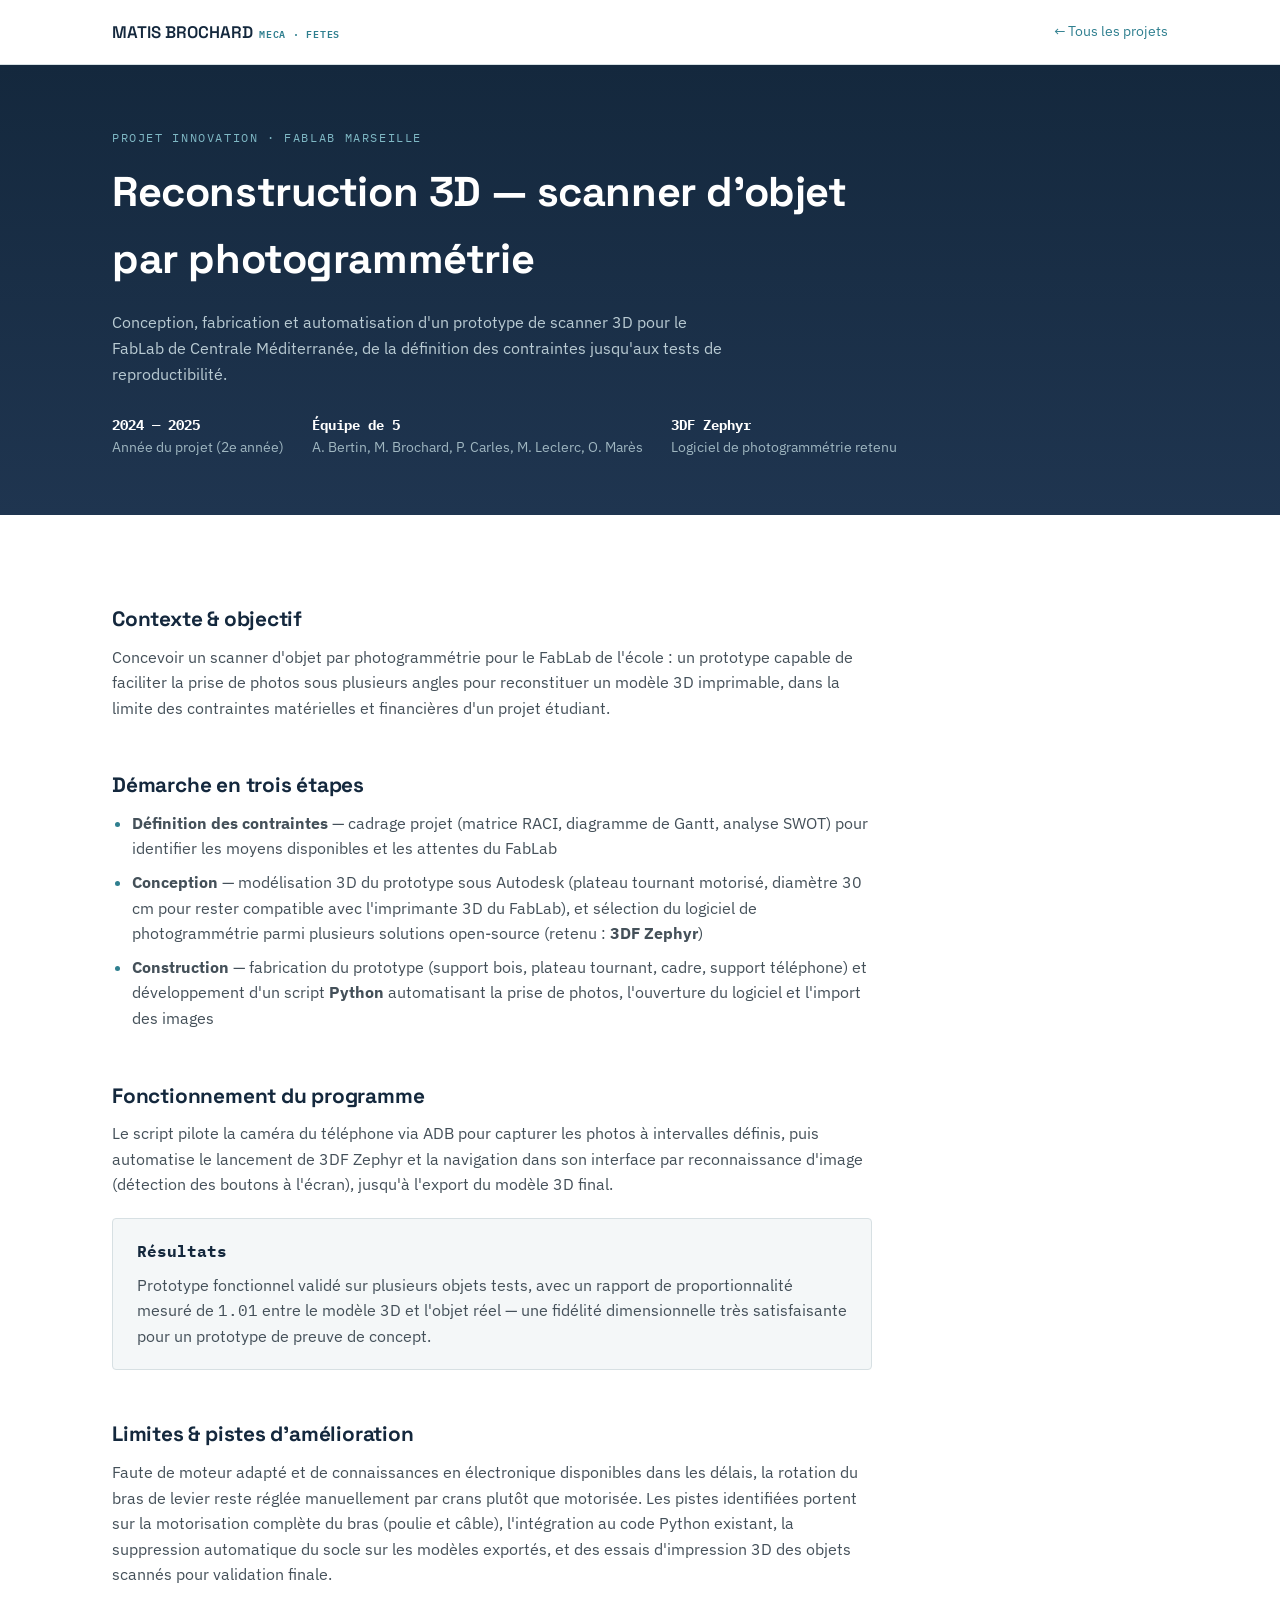
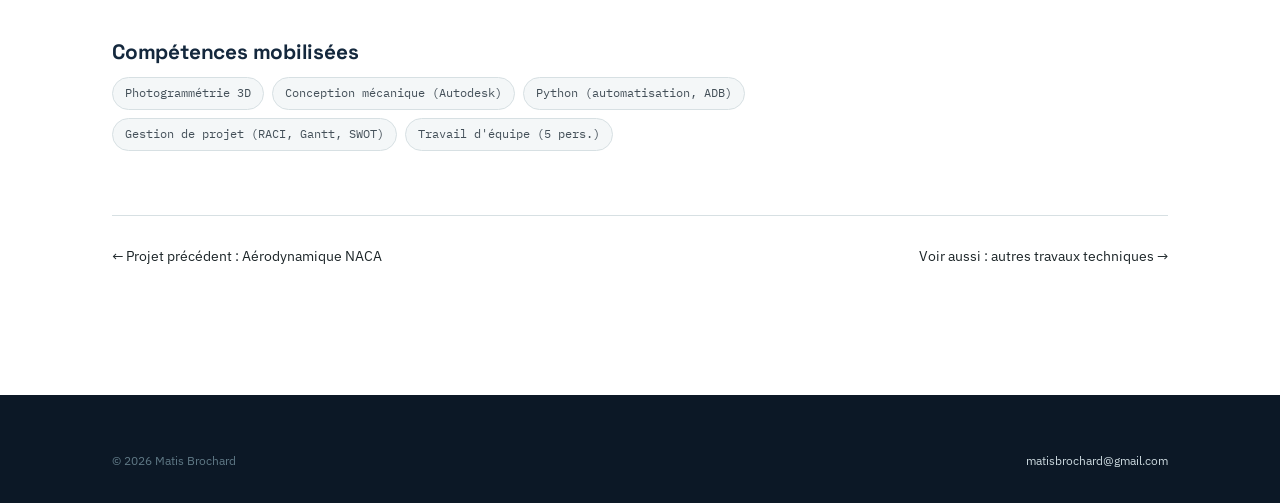
<file: projects/photogrammetrie-3d.html>
<!DOCTYPE html>
<html lang="fr">
<head>
<meta charset="UTF-8">
<meta name="viewport" content="width=device-width, initial-scale=1.0">
<title>Scanner 3D par photogrammétrie | Matis Brochard</title>
<link rel="preconnect" href="https://fonts.googleapis.com">
<link href="https://fonts.googleapis.com/css2?family=Space+Grotesk:wght@500;600;700&family=IBM+Plex+Sans:wght@400;500;600&family=IBM+Plex+Mono:wght@400;500&display=swap" rel="stylesheet">
<link rel="stylesheet" href="../assets/style.css">
</head>
<body>

<nav class="site-nav">
  <div class="wrap">
    <a href="../index.html" class="nav-mark">MATIS BROCHARD <small>MECA · FETES</small></a>
    <a href="../index.html#projets" class="nav-back">← Tous les projets</a>
  </div>
</nav>

<header class="case-hero">
  <div class="wrap">
    <span class="eyebrow" style="color:#7fb8c4;">Projet Innovation · FabLab Marseille</span>
    <h1>Reconstruction 3D — scanner d'objet par photogrammétrie</h1>
    <p>Conception, fabrication et automatisation d'un prototype de scanner 3D pour le FabLab de Centrale Méditerranée, de la définition des contraintes jusqu'aux tests de reproductibilité.</p>
    <div class="case-meta">
      <div><b>2024 — 2025</b>Année du projet (2e année)</div>
      <div><b>Équipe de 5</b>A. Bertin, M. Brochard, P. Carles, M. Leclerc, O. Marès</div>
      <div><b>3DF Zephyr</b>Logiciel de photogrammétrie retenu</div>
    </div>
  </div>
</header>

<section>
  <div class="wrap">
    <div class="case-body">

      <h2>Contexte &amp; objectif</h2>
      <p>Concevoir un scanner d'objet par photogrammétrie pour le FabLab de l'école : un prototype capable de faciliter la prise de photos sous plusieurs angles pour reconstituer un modèle 3D imprimable, dans la limite des contraintes matérielles et financières d'un projet étudiant.</p>

      <h2>Démarche en trois étapes</h2>
      <ul>
        <li><strong>Définition des contraintes</strong> — cadrage projet (matrice RACI, diagramme de Gantt, analyse SWOT) pour identifier les moyens disponibles et les attentes du FabLab</li>
        <li><strong>Conception</strong> — modélisation 3D du prototype sous Autodesk (plateau tournant motorisé, diamètre 30 cm pour rester compatible avec l'imprimante 3D du FabLab), et sélection du logiciel de photogrammétrie parmi plusieurs solutions open-source (retenu : <strong>3DF Zephyr</strong>)</li>
        <li><strong>Construction</strong> — fabrication du prototype (support bois, plateau tournant, cadre, support téléphone) et développement d'un script <strong>Python</strong> automatisant la prise de photos, l'ouverture du logiciel et l'import des images</li>
      </ul>

      <h2>Fonctionnement du programme</h2>
      <p>Le script pilote la caméra du téléphone via ADB pour capturer les photos à intervalles définis, puis automatise le lancement de 3DF Zephyr et la navigation dans son interface par reconnaissance d'image (détection des boutons à l'écran), jusqu'à l'export du modèle 3D final.</p>

      <div class="result-box">
        <b>Résultats</b>
        <p style="margin:8px 0 0;">Prototype fonctionnel validé sur plusieurs objets tests, avec un rapport de proportionnalité mesuré de <span class="mono">1.01</span> entre le modèle 3D et l'objet réel — une fidélité dimensionnelle très satisfaisante pour un prototype de preuve de concept.</p>
      </div>

      <h2>Limites &amp; pistes d'amélioration</h2>
      <p>Faute de moteur adapté et de connaissances en électronique disponibles dans les délais, la rotation du bras de levier reste réglée manuellement par crans plutôt que motorisée. Les pistes identifiées portent sur la motorisation complète du bras (poulie et câble), l'intégration au code Python existant, la suppression automatique du socle sur les modèles exportés, et des essais d'impression 3D des objets scannés pour validation finale.</p>

      <h2>Compétences mobilisées</h2>
      <div class="chip-row">
        <span class="chip">Photogrammétrie 3D</span><span class="chip">Conception mécanique (Autodesk)</span><span class="chip">Python (automatisation, ADB)</span><span class="chip">Gestion de projet (RACI, Gantt, SWOT)</span><span class="chip">Travail d'équipe (5 pers.)</span>
      </div>
    </div>

    <div class="case-nav">
      <a href="aerodynamique-naca.html">← Projet précédent : Aérodynamique NACA</a>
      <a href="autres-travaux.html">Voir aussi : autres travaux techniques →</a>
    </div>
  </div>
</section>

<footer>
  <div class="wrap">
    <div class="footer-bottom">
      <span>© 2026 Matis Brochard</span>
      <a href="mailto:matisbrochard@gmail.com">matisbrochard@gmail.com</a>
    </div>
  </div>
</footer>

</body>
</html>
</file>
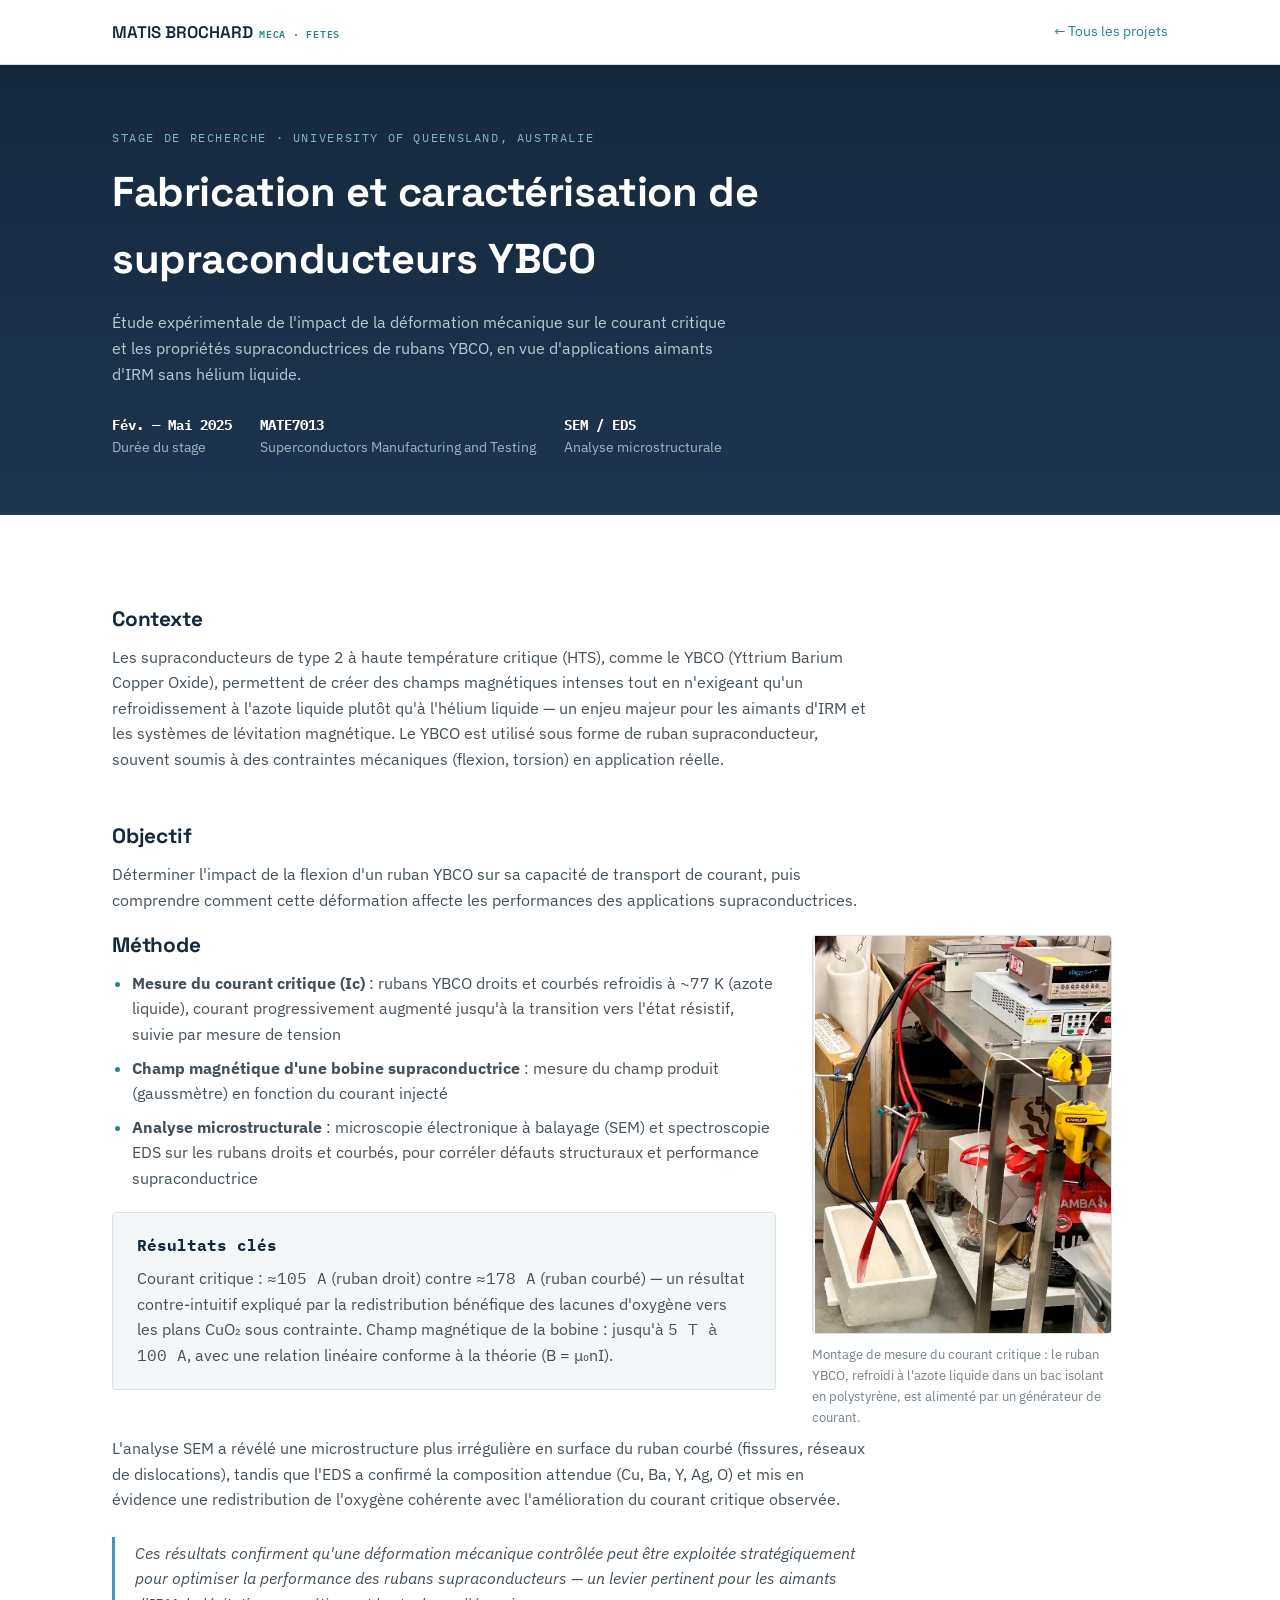
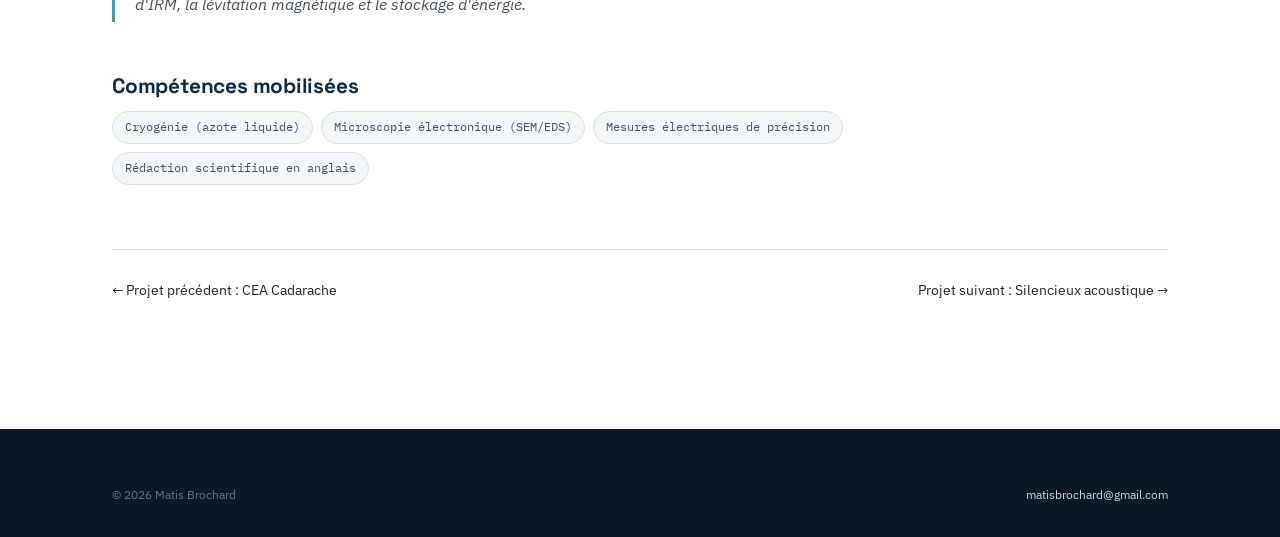
<file: projects/queensland-supraconducteurs.html>
<!DOCTYPE html>
<html lang="fr">
<head>
<meta charset="UTF-8">
<meta name="viewport" content="width=device-width, initial-scale=1.0">
<title>Supraconducteurs YBCO — University of Queensland | Matis Brochard</title>
<link rel="preconnect" href="https://fonts.googleapis.com">
<link href="https://fonts.googleapis.com/css2?family=Space+Grotesk:wght@500;600;700&family=IBM+Plex+Sans:wght@400;500;600&family=IBM+Plex+Mono:wght@400;500&display=swap" rel="stylesheet">
<link rel="stylesheet" href="../assets/style.css">
</head>
<body>

<nav class="site-nav">
  <div class="wrap">
    <a href="../index.html" class="nav-mark">MATIS BROCHARD <small>MECA · FETES</small></a>
    <a href="../index.html#projets" class="nav-back">← Tous les projets</a>
  </div>
</nav>

<header class="case-hero">
  <div class="wrap">
    <span class="eyebrow" style="color:#7fb8c4;">Stage de recherche · University of Queensland, Australie</span>
    <h1>Fabrication et caractérisation de supraconducteurs YBCO</h1>
    <p>Étude expérimentale de l'impact de la déformation mécanique sur le courant critique et les propriétés supraconductrices de rubans YBCO, en vue d'applications aimants d'IRM sans hélium liquide.</p>
    <div class="case-meta">
      <div><b>Fév. — Mai 2025</b>Durée du stage</div>
      <div><b>MATE7013</b>Superconductors Manufacturing and Testing</div>
      <div><b>SEM / EDS</b>Analyse microstructurale</div>
    </div>
  </div>
</header>

<section>
  <div class="wrap">
    <div class="case-body wide">

      <h2>Contexte</h2>
      <p>Les supraconducteurs de type 2 à haute température critique (HTS), comme le YBCO (Yttrium Barium Copper Oxide), permettent de créer des champs magnétiques intenses tout en n'exigeant qu'un refroidissement à l'azote liquide plutôt qu'à l'hélium liquide — un enjeu majeur pour les aimants d'IRM et les systèmes de lévitation magnétique. Le YBCO est utilisé sous forme de ruban supraconducteur, souvent soumis à des contraintes mécaniques (flexion, torsion) en application réelle.</p>

      <h2>Objectif</h2>
      <p>Déterminer l'impact de la flexion d'un ruban YBCO sur sa capacité de transport de courant, puis comprendre comment cette déformation affecte les performances des applications supraconductrices.</p>

      <div class="split">
        <div>
        <h2>Méthode</h2>
        <ul>
          <li><strong>Mesure du courant critique (Ic)</strong> : rubans YBCO droits et courbés refroidis à ~77 K (azote liquide), courant progressivement augmenté jusqu'à la transition vers l'état résistif, suivie par mesure de tension</li>
          <li><strong>Champ magnétique d'une bobine supraconductrice</strong> : mesure du champ produit (gaussmètre) en fonction du courant injecté</li>
          <li><strong>Analyse microstructurale</strong> : microscopie électronique à balayage (SEM) et spectroscopie EDS sur les rubans droits et courbés, pour corréler défauts structuraux et performance supraconductrice</li>
        </ul>

        <div class="result-box">
          <b>Résultats clés</b>
          <p style="margin:8px 0 0;">Courant critique : <span class="mono">≈105 A</span> (ruban droit) contre <span class="mono">≈178 A</span> (ruban courbé) — un résultat contre-intuitif expliqué par la redistribution bénéfique des lacunes d'oxygène vers les plans CuO₂ sous contrainte. Champ magnétique de la bobine : jusqu'à <span class="mono">5 T à 100 A</span>, avec une relation linéaire conforme à la théorie (B = μ₀nI).</p>
        </div>
        </div>
        <figure class="figure">
          <img src="../assets/img/uq-courant-critique.png" alt="Montage de mesure du courant critique d'un ruban YBCO refroidi à l'azote liquide dans un bac isolant">
          <figcaption>Montage de mesure du courant critique : le ruban YBCO, refroidi à l'azote liquide dans un bac isolant en polystyrène, est alimenté par un générateur de courant.</figcaption>
        </figure>
      </div>

      <p>L'analyse SEM a révélé une microstructure plus irrégulière en surface du ruban courbé (fissures, réseaux de dislocations), tandis que l'EDS a confirmé la composition attendue (Cu, Ba, Y, Ag, O) et mis en évidence une redistribution de l'oxygène cohérente avec l'amélioration du courant critique observée.</p>

      <blockquote>Ces résultats confirment qu'une déformation mécanique contrôlée peut être exploitée stratégiquement pour optimiser la performance des rubans supraconducteurs — un levier pertinent pour les aimants d'IRM, la lévitation magnétique et le stockage d'énergie.</blockquote>

      <h2>Compétences mobilisées</h2>
      <div class="chip-row">
        <span class="chip">Cryogénie (azote liquide)</span><span class="chip">Microscopie électronique (SEM/EDS)</span><span class="chip">Mesures électriques de précision</span><span class="chip">Rédaction scientifique en anglais</span>
      </div>
    </div>

    <div class="case-nav">
      <a href="cea-alternance.html">← Projet précédent : CEA Cadarache</a>
      <a href="silencieux-fetes.html">Projet suivant : Silencieux acoustique →</a>
    </div>
  </div>
</section>

<footer>
  <div class="wrap">
    <div class="footer-bottom">
      <span>© 2026 Matis Brochard</span>
      <a href="mailto:matisbrochard@gmail.com">matisbrochard@gmail.com</a>
    </div>
  </div>
</footer>

</body>
</html>
</file>
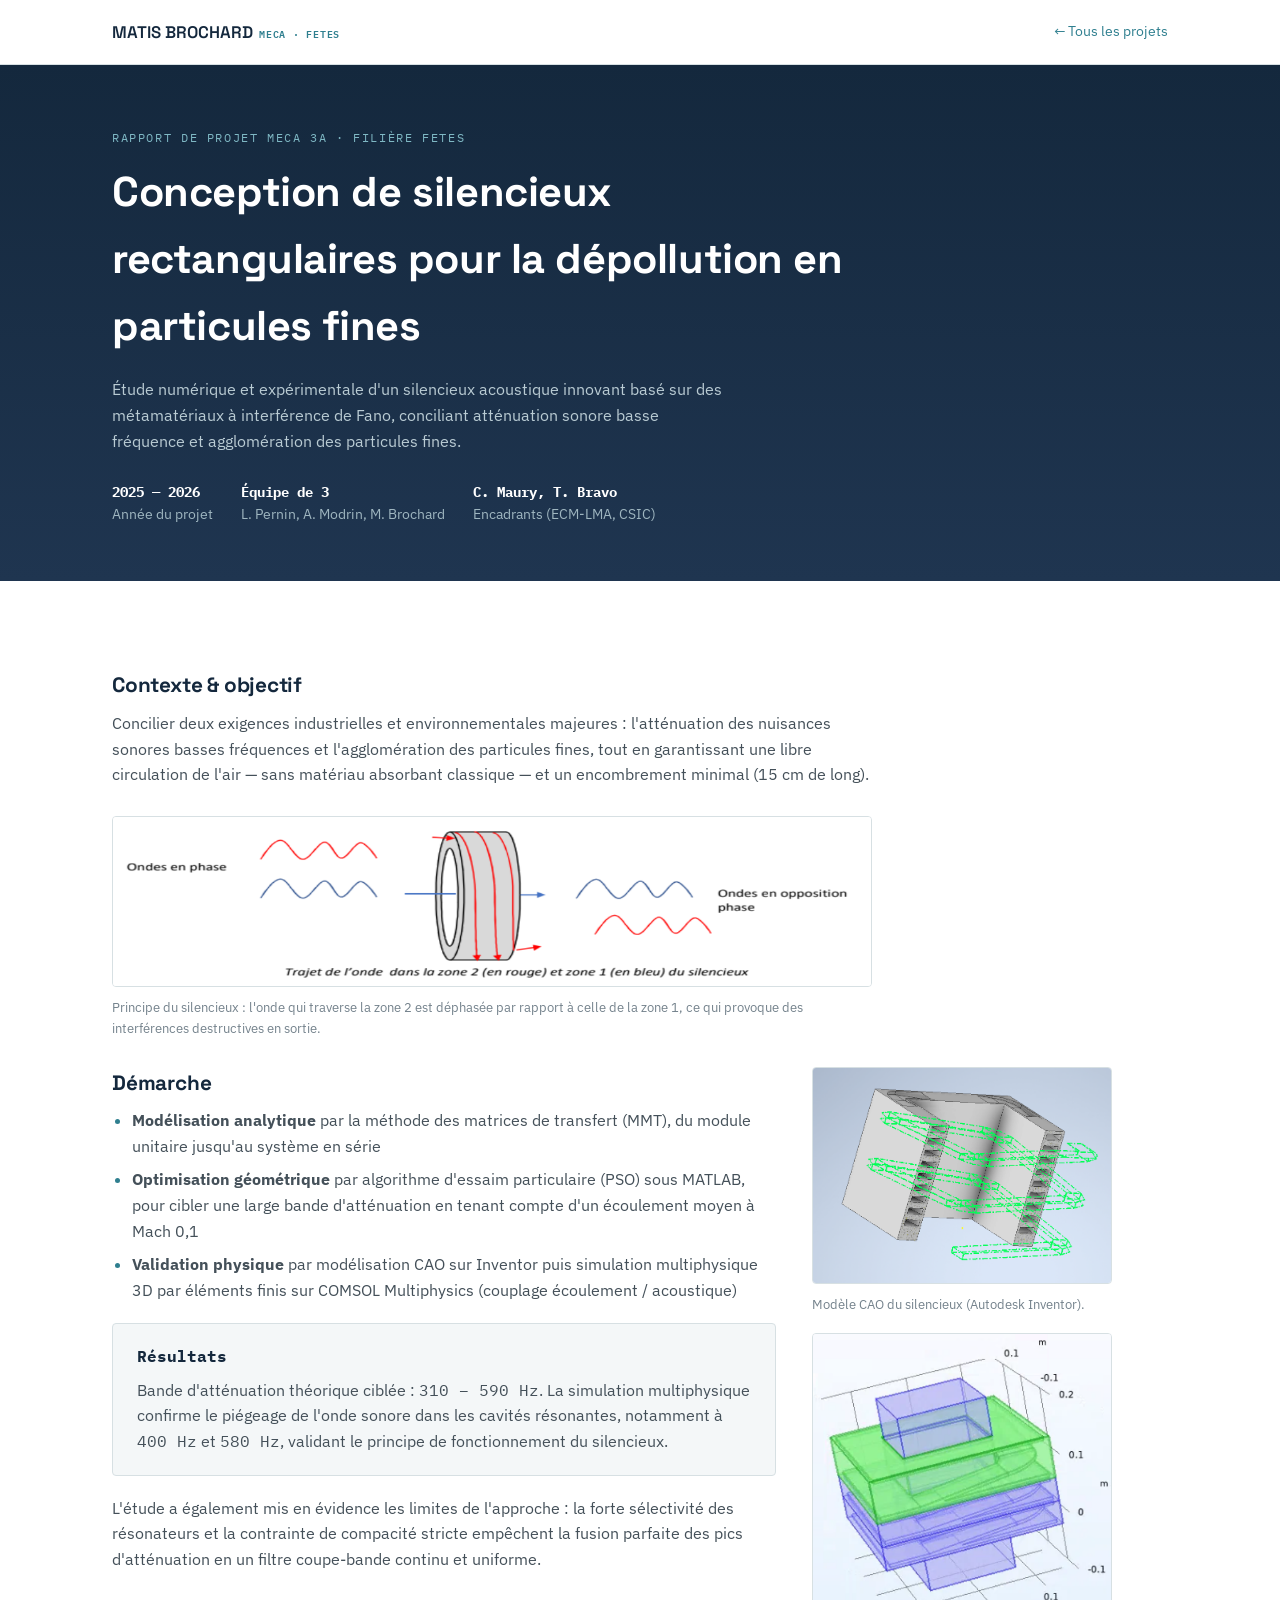
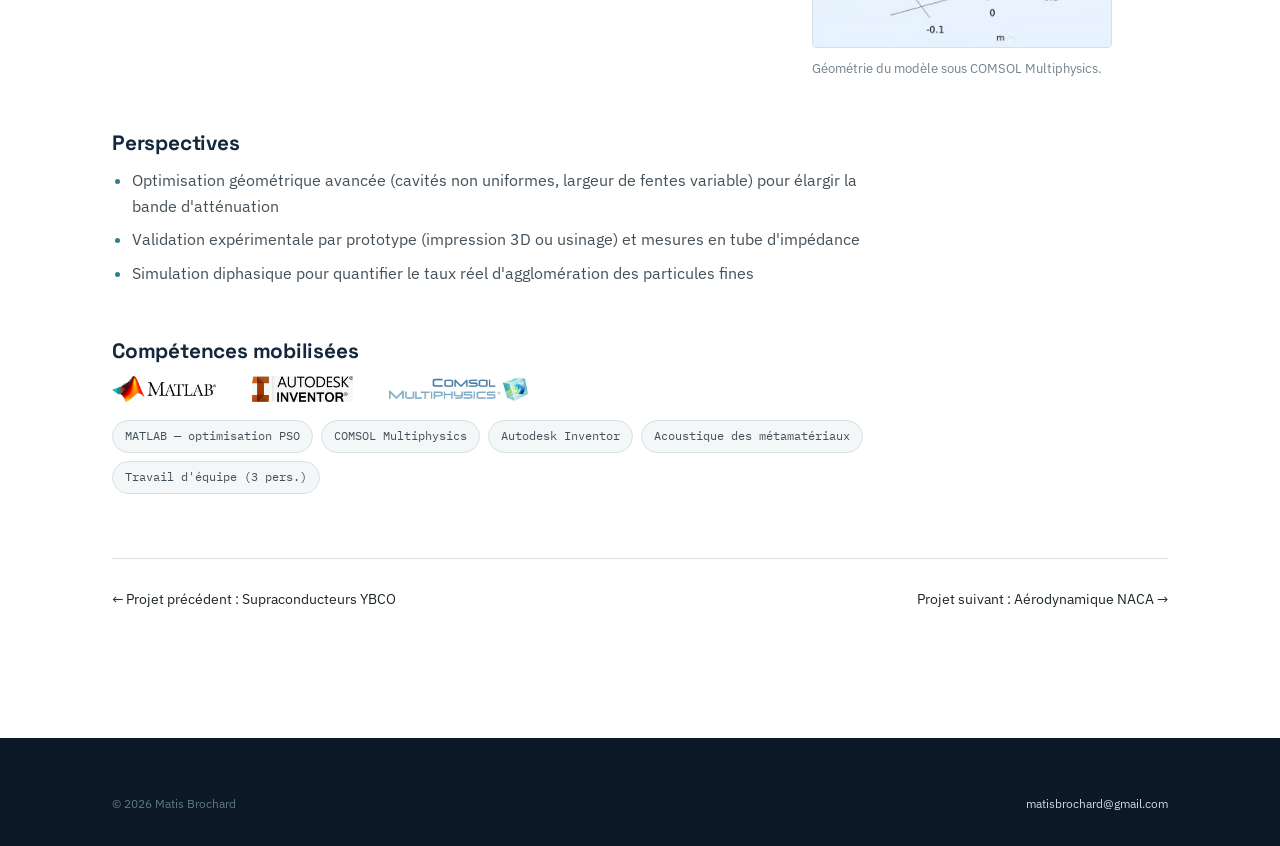
<file: projects/silencieux-fetes.html>
<!DOCTYPE html>
<html lang="fr">
<head>
<meta charset="UTF-8">
<meta name="viewport" content="width=device-width, initial-scale=1.0">
<title>Silencieux acoustique à métamatériaux de Fano | Matis Brochard</title>
<link rel="preconnect" href="https://fonts.googleapis.com">
<link href="https://fonts.googleapis.com/css2?family=Space+Grotesk:wght@500;600;700&family=IBM+Plex+Sans:wght@400;500;600&family=IBM+Plex+Mono:wght@400;500&display=swap" rel="stylesheet">
<link rel="stylesheet" href="../assets/style.css">
</head>
<body>

<nav class="site-nav">
  <div class="wrap">
    <a href="../index.html" class="nav-mark">MATIS BROCHARD <small>MECA · FETES</small></a>
    <a href="../index.html#projets" class="nav-back">← Tous les projets</a>
  </div>
</nav>

<header class="case-hero">
  <div class="wrap">
    <span class="eyebrow" style="color:#7fb8c4;">Rapport de projet MECA 3A · Filière FETES</span>
    <h1>Conception de silencieux rectangulaires pour la dépollution en particules fines</h1>
    <p>Étude numérique et expérimentale d'un silencieux acoustique innovant basé sur des métamatériaux à interférence de Fano, conciliant atténuation sonore basse fréquence et agglomération des particules fines.</p>
    <div class="case-meta">
      <div><b>2025 — 2026</b>Année du projet</div>
      <div><b>Équipe de 3</b>L. Pernin, A. Modrin, M. Brochard</div>
      <div><b>C. Maury, T. Bravo</b>Encadrants (ECM-LMA, CSIC)</div>
    </div>
  </div>
</header>

<section>
  <div class="wrap">
    <div class="case-body wide">

      <h2>Contexte &amp; objectif</h2>
      <p>Concilier deux exigences industrielles et environnementales majeures : l'atténuation des nuisances sonores basses fréquences et l'agglomération des particules fines, tout en garantissant une libre circulation de l'air — sans matériau absorbant classique — et un encombrement minimal (15 cm de long).</p>

      <figure class="figure">
        <img src="../assets/img/silencieux-concept.png" alt="Schéma de principe : ondes en phase, trajet dans les zones 1 et 2 du silencieux, ondes en opposition de phase en sortie">
        <figcaption>Principe du silencieux : l'onde qui traverse la zone 2 est déphasée par rapport à celle de la zone 1, ce qui provoque des interférences destructives en sortie.</figcaption>
      </figure>

      <div class="split">
        <div>
          <h2>Démarche</h2>
          <ul>
            <li><strong>Modélisation analytique</strong> par la méthode des matrices de transfert (MMT), du module unitaire jusqu'au système en série</li>
            <li><strong>Optimisation géométrique</strong> par algorithme d'essaim particulaire (PSO) sous MATLAB, pour cibler une large bande d'atténuation en tenant compte d'un écoulement moyen à Mach 0,1</li>
            <li><strong>Validation physique</strong> par modélisation CAO sur Inventor puis simulation multiphysique 3D par éléments finis sur COMSOL Multiphysics (couplage écoulement / acoustique)</li>
          </ul>

      <div class="result-box">
        <b>Résultats</b>
        <p style="margin:8px 0 0;">Bande d'atténuation théorique ciblée : <span class="mono">310 – 590 Hz</span>. La simulation multiphysique confirme le piégeage de l'onde sonore dans les cavités résonantes, notamment à <span class="mono">400 Hz</span> et <span class="mono">580 Hz</span>, validant le principe de fonctionnement du silencieux.</p>
      </div>

      <p>L'étude a également mis en évidence les limites de l'approche : la forte sélectivité des résonateurs et la contrainte de compacité stricte empêchent la fusion parfaite des pics d'atténuation en un filtre coupe-bande continu et uniforme.</p>
        </div>
        <div class="split-stack">
          <figure class="figure">
            <img src="../assets/img/silencieux-cao.png" alt="Modèle CAO du silencieux sous Autodesk Inventor">
            <figcaption>Modèle CAO du silencieux (Autodesk Inventor).</figcaption>
          </figure>
          <figure class="figure">
            <img src="../assets/img/silencieux-comsol.png" alt="Géométrie du silencieux dans COMSOL Multiphysics">
            <figcaption>Géométrie du modèle sous COMSOL Multiphysics.</figcaption>
          </figure>
        </div>
      </div>

      <h2>Perspectives</h2>
      <ul>
        <li>Optimisation géométrique avancée (cavités non uniformes, largeur de fentes variable) pour élargir la bande d'atténuation</li>
        <li>Validation expérimentale par prototype (impression 3D ou usinage) et mesures en tube d'impédance</li>
        <li>Simulation diphasique pour quantifier le taux réel d'agglomération des particules fines</li>
      </ul>

      <h2>Compétences mobilisées</h2>
      <div class="tool-logos">
        <img src="../assets/logos/matlab.png" alt="MATLAB" class="tl-wide">
        <img src="../assets/logos/inventor.png" alt="Autodesk Inventor" class="tl-wide">
        <img src="../assets/logos/comsol.png" alt="COMSOL Multiphysics" class="tl-wide">
      </div>
      <div class="chip-row">
        <span class="chip">MATLAB — optimisation PSO</span><span class="chip">COMSOL Multiphysics</span><span class="chip">Autodesk Inventor</span><span class="chip">Acoustique des métamatériaux</span><span class="chip">Travail d'équipe (3 pers.)</span>
      </div>
    </div>

    <div class="case-nav">
      <a href="queensland-supraconducteurs.html">← Projet précédent : Supraconducteurs YBCO</a>
      <a href="aerodynamique-naca.html">Projet suivant : Aérodynamique NACA →</a>
    </div>
  </div>
</section>

<footer>
  <div class="wrap">
    <div class="footer-bottom">
      <span>© 2026 Matis Brochard</span>
      <a href="mailto:matisbrochard@gmail.com">matisbrochard@gmail.com</a>
    </div>
  </div>
</footer>

</body>
</html>
</file>
<file: assets/style.css>
/* ==========================================================================
   Matis Brochard — Portfolio ingénieur
   Design tokens
   ========================================================================== */
:root {
  --navy-950: #0c1826;
  --navy-900: #14283d;
  --navy-800: #1f3550;
  --navy-700: #2c4a6b;
  --teal-600: #2f7f8f;
  --teal-500: #3f9aab;
  --teal-100: #e3f1f3;
  --ink-800: #1c2528;
  --ink-600: #445059;
  --ink-400: #74828c;
  --paper-0: #ffffff;
  --paper-50: #f4f7f8;
  --paper-100: #eaf0f2;
  --line-200: #d7e0e3;
  --line-100: #e7edef;

  --font-display: "Space Grotesk", "Archivo", sans-serif;
  --font-body: "IBM Plex Sans", "Inter", sans-serif;
  --font-mono: "IBM Plex Mono", "SF Mono", monospace;

  --container: 1120px;
  --radius: 4px;
}

* { box-sizing: border-box; }
html { scroll-behavior: smooth; }
body {
  margin: 0;
  font-family: var(--font-body);
  color: var(--ink-800);
  background: var(--paper-0);
  line-height: 1.6;
  -webkit-font-smoothing: antialiased;
}
img { max-width: 100%; display: block; }
a { color: inherit; text-decoration: none; }
h1, h2, h3, h4 {
  font-family: var(--font-display);
  color: var(--navy-900);
  margin: 0 0 0.4em;
  letter-spacing: -0.01em;
}
p { margin: 0 0 1em; color: var(--ink-600); }
.mono { font-family: var(--font-mono); }

.wrap {
  max-width: var(--container);
  margin: 0 auto;
  padding: 0 32px;
}

@media (max-width: 640px) {
  .wrap { padding: 0 20px; }
  .nav-links { display: none; }
}

/* ---------- Nav ---------- */
.site-nav {
  position: sticky;
  top: 0;
  z-index: 50;
  background: rgba(255,255,255,0.92);
  backdrop-filter: blur(8px);
  border-bottom: 1px solid var(--line-200);
}
.site-nav .wrap {
  display: flex;
  align-items: center;
  justify-content: space-between;
  height: 64px;
}
.nav-mark {
  font-family: var(--font-display);
  font-weight: 600;
  font-size: 1.05rem;
  color: var(--navy-900);
  display: flex;
  align-items: baseline;
  gap: 6px;
}
.nav-mark small {
  font-family: var(--font-mono);
  font-size: 0.6rem;
  color: var(--teal-600);
  letter-spacing: 0.08em;
  text-transform: uppercase;
}
.nav-links {
  display: flex;
  gap: 28px;
  font-size: 0.88rem;
}
.nav-links a {
  color: var(--ink-600);
  padding: 4px 0;
  border-bottom: 2px solid transparent;
  transition: color .15s, border-color .15s;
}
.nav-links a:hover { color: var(--navy-900); border-color: var(--teal-500); }
.nav-back {
  font-size: 0.85rem;
  color: var(--teal-600);
  display: inline-flex;
  align-items: center;
  gap: 6px;
}
.nav-back:hover { color: var(--navy-900); }

.btn {
  display: inline-flex;
  align-items: center;
  gap: 8px;
  padding: 11px 20px;
  border-radius: var(--radius);
  font-size: 0.85rem;
  font-weight: 600;
  border: 1px solid var(--navy-900);
  transition: background .15s, color .15s, transform .15s;
}
.btn-primary { background: var(--navy-900); color: #fff; }
.btn-primary:hover { background: var(--teal-600); border-color: var(--teal-600); transform: translateY(-1px); }
.btn-ghost { background: transparent; color: var(--navy-900); }
.btn-ghost:hover { background: var(--navy-900); color: #fff; }

/* ---------- Hero streamlines (signature motif) ---------- */
.flow-field {
  position: absolute;
  inset: 0;
  z-index: 0;
  pointer-events: none;
}
.flow-field svg { width: 100%; height: 100%; }
.flow-line {
  fill: none;
  stroke: var(--teal-500);
  stroke-width: 1.1;
  opacity: 0.35;
  stroke-dasharray: 6 5000;
  animation: flow-draw 3.5s ease-out forwards;
}
@keyframes flow-draw {
  to { stroke-dashoffset: -5000; stroke-dasharray: 5000 0; }
}
@media (prefers-reduced-motion: reduce) {
  .flow-line { animation: none; stroke-dasharray: none; }
}

/* ---------- Section divider (signature motif reused) ---------- */
.divider {
  height: 34px;
  margin: 0 auto;
  max-width: var(--container);
  padding: 0 32px;
}
.divider svg { width: 100%; height: 100%; opacity: 0.55; }

/* ---------- Sections ---------- */
section { padding: 88px 0; }
.section-tight { padding: 56px 0; }
.eyebrow {
  font-family: var(--font-mono);
  font-size: 0.72rem;
  letter-spacing: 0.14em;
  text-transform: uppercase;
  color: var(--teal-600);
  margin-bottom: 12px;
  display: block;
}
.section-head { max-width: 640px; margin-bottom: 48px; }
.section-head h2 { font-size: clamp(1.6rem, 2.6vw, 2.1rem); }

/* ---------- Footer ---------- */
footer {
  background: var(--navy-950);
  color: #cbd8de;
  padding: 56px 0 32px;
  margin-top: 40px;
}
footer h4 { color: #fff; font-size: 1.1rem; }
footer a { color: #cbd8de; }
footer a:hover { color: var(--teal-500); }
.footer-grid {
  display: flex;
  flex-wrap: wrap;
  justify-content: space-between;
  gap: 32px;
  border-bottom: 1px solid rgba(255,255,255,0.1);
  padding-bottom: 32px;
  margin-bottom: 24px;
}
.footer-links { display: flex; flex-direction: column; gap: 10px; font-size: 0.9rem; }
.footer-bottom {
  font-size: 0.78rem;
  color: #5f7885;
  display: flex;
  justify-content: space-between;
  flex-wrap: wrap;
  gap: 8px;
}

/* ---------- Utility grids ---------- */
.grid-3 { display: grid; grid-template-columns: repeat(3, 1fr); gap: 24px; }
.grid-2 { display: grid; grid-template-columns: repeat(2, 1fr); gap: 24px; }
.hero-grid {
  position: relative;
  z-index: 1;
  display: grid;
  grid-template-columns: 1.3fr 0.9fr;
  gap: 56px;
  align-items: center;
}
@media (max-width: 880px) {
  .grid-3 { grid-template-columns: 1fr; }
  .grid-2 { grid-template-columns: 1fr; }
  .hero-grid { grid-template-columns: 1fr; }
  .hero-grid > div:last-child { max-width: 280px; margin: 0 auto; }
}

/* ---------- Chips ---------- */
.chip-row { display: flex; flex-wrap: wrap; gap: 8px; }
.chip {
  font-family: var(--font-mono);
  font-size: 0.74rem;
  padding: 6px 12px;
  border: 1px solid var(--line-200);
  border-radius: 999px;
  color: var(--ink-600);
  background: var(--paper-50);
}
.chip-accent { border-color: var(--teal-500); color: var(--teal-600); background: var(--teal-100); }

/* ---------- Cards ---------- */
.card {
  border: 1px solid var(--line-200);
  border-radius: var(--radius);
  background: var(--paper-0);
  padding: 28px;
  transition: border-color .18s, transform .18s, box-shadow .18s;
}
.card:hover {
  border-color: var(--teal-500);
  transform: translateY(-3px);
  box-shadow: 0 12px 28px -18px rgba(20,40,61,0.35);
}
.card .tag {
  font-family: var(--font-mono);
  font-size: 0.68rem;
  color: var(--teal-600);
  text-transform: uppercase;
  letter-spacing: 0.08em;
}
.card h3 { font-size: 1.15rem; margin-top: 8px; }
.card p { font-size: 0.92rem; margin-bottom: 14px; }
.card-link { font-size: 0.84rem; font-weight: 600; color: var(--navy-900); }
.card-link::after { content: " →"; }

/* ---------- Stats ---------- */
.stat-row { display: flex; gap: 40px; flex-wrap: wrap; }
.stat b {
  font-family: var(--font-mono);
  display: block;
  font-size: 1.9rem;
  color: var(--navy-900);
}
.stat span { font-size: 0.82rem; color: var(--ink-400); }

/* ---------- Timeline ---------- */
.timeline { border-left: 2px solid var(--line-200); padding-left: 28px; display: flex; flex-direction: column; gap: 36px; }
.timeline-item { position: relative; }
.timeline-item::before {
  content: "";
  position: absolute;
  left: -34px;
  top: 4px;
  width: 10px; height: 10px;
  border-radius: 50%;
  background: var(--teal-500);
  border: 2px solid #fff;
  box-shadow: 0 0 0 2px var(--teal-500);
}
.timeline-item.current::before { background: var(--navy-900); box-shadow: 0 0 0 2px var(--navy-900); }
.timeline-date { font-family: var(--font-mono); font-size: 0.78rem; color: var(--teal-600); }
.timeline-item h3 { font-size: 1.05rem; margin: 4px 0 8px; }

/* ---------- Case study page ---------- */
.case-hero {
  background: linear-gradient(180deg, var(--navy-900), var(--navy-800));
  color: #fff;
  padding: 64px 0 56px;
  position: relative;
  overflow: hidden;
}
.case-hero .wrap { position: relative; z-index: 1; }
.case-hero h1 { color: #fff; font-size: clamp(1.8rem, 3.4vw, 2.6rem); max-width: 780px; }
.case-hero p { color: #b9cbd3; max-width: 620px; font-size: 1.02rem; }
.case-meta { display: flex; flex-wrap: wrap; gap: 28px; margin-top: 28px; font-size: 0.85rem; color: #9fb6c0; }
.case-meta b { display: block; color: #fff; font-family: var(--font-mono); font-size: 0.85rem; }

.case-body { max-width: 760px; }
.case-body h2 { font-size: 1.3rem; margin-top: 48px; }
.case-body h2:first-child { margin-top: 0; }
.result-box {
  border: 1px solid var(--line-200);
  background: var(--paper-50);
  border-radius: var(--radius);
  padding: 20px 24px;
  margin: 20px 0;
}
.result-box b { font-family: var(--font-mono); color: var(--navy-900); }
blockquote {
  border-left: 3px solid var(--teal-500);
  margin: 24px 0;
  padding: 4px 0 4px 20px;
  font-style: italic;
  color: var(--ink-600);
}
.case-nav {
  display: flex;
  justify-content: space-between;
  border-top: 1px solid var(--line-200);
  margin-top: 64px;
  padding-top: 28px;
  font-size: 0.9rem;
}

/* ---------- Contact ---------- */
.contact-band {
  background: var(--navy-900);
  color: #fff;
  padding: 72px 0;
  text-align: center;
}
.contact-band h2 { color: #fff; }
.contact-band p { color: #b9cbd3; max-width: 560px; margin: 0 auto 28px; }
.contact-actions { display: flex; gap: 16px; justify-content: center; flex-wrap: wrap; }
.contact-band .btn-primary { background: var(--teal-500); border-color: var(--teal-500); }
.contact-band .btn-primary:hover { background: #fff; color: var(--navy-900); border-color: #fff; }
.contact-band .btn-ghost { color: #fff; border-color: rgba(255,255,255,0.4); }
.contact-band .btn-ghost:hover { background: #fff; color: var(--navy-900); }

/* ---------- Case study: long-form components ---------- */
.case-body h3 { font-size: 1.05rem; margin-top: 32px; }
.case-body ul, .case-body ol { color: var(--ink-600); padding-left: 1.25rem; margin: 0 0 1em; }
.case-body li { margin-bottom: 0.5em; }
.case-body li::marker { color: var(--teal-600); }
.fine-print { font-size: 0.82rem; color: var(--ink-400); }

/* Three real phases of the apprenticeship */
.phase-track {
  display: grid;
  grid-template-columns: repeat(3, 1fr);
  gap: 16px;
  margin: 24px 0 8px;
}
.phase {
  border-top: 3px solid var(--navy-900);
  padding-top: 14px;
}
.phase-future { border-top-style: dashed; border-top-color: var(--teal-500); }
.phase .mono { font-size: 0.72rem; color: var(--teal-600); letter-spacing: 0.06em; text-transform: uppercase; }
.phase h3 { margin: 6px 0 6px; font-size: 1rem; }
.phase p { font-size: 0.88rem; margin: 0; }

/* Two cassettes side by side */
.pair { display: grid; grid-template-columns: 1fr 1fr; gap: 16px; margin: 20px 0; }
.pair > div {
  border: 1px solid var(--line-200);
  border-radius: var(--radius);
  padding: 18px 20px;
  background: var(--paper-50);
}
.pair h3 { margin: 0 0 6px; font-size: 0.98rem; }
.pair p { margin: 0; font-size: 0.9rem; }

/* Action blocks: actions then skills */
.action-block { margin-bottom: 36px; padding-bottom: 28px; border-bottom: 1px solid var(--line-200); }
.action-block:last-of-type { border-bottom: 0; }
.skills-line { display: flex; gap: 14px; align-items: flex-start; margin-top: 14px; }
.skills-line .mono { font-family: var(--font-mono); font-size: 0.7rem; letter-spacing: 0.08em; text-transform: uppercase; color: var(--teal-500); padding-top: 7px; white-space: nowrap; }

@media (max-width: 760px) {
  .phase-track, .pair { grid-template-columns: 1fr; }
  .skills-line { flex-direction: column; gap: 6px; }
  .skills-line .mono { padding-top: 0; }
}

/* Figures */
.figure { margin: 28px 0; }
.figure img { width: 100%; height: auto; display: block; border: 1px solid var(--line-200); border-radius: 4px; background: #fff; }
.figure figcaption { font-size: 0.82rem; color: var(--ink-400); margin-top: 10px; }
.figure-row { display: grid; grid-template-columns: 1fr 1fr; gap: 20px; align-items: start; margin: 28px 0; }
.figure-row .figure { margin: 0; }
.figure-narrow { max-width: 460px; }

/* Logo band */
.logo-band { padding: 36px 0; border-top: 1px solid var(--line-200); border-bottom: 1px solid var(--line-200); background: #fff; }
.logo-band .wrap { display: flex; align-items: center; justify-content: space-between; gap: 32px; flex-wrap: wrap; }
.logo-band .label { font-family: var(--font-mono); font-size: 0.7rem; letter-spacing: 0.08em; text-transform: uppercase; color: var(--ink-400); }
.logo-band .logos { display: flex; align-items: center; gap: 48px; flex-wrap: wrap; }
.logo-band img { height: 52px; width: auto; display: block; }
.logo-band img.logo-wide { height: 44px; }

/* Process timeline (horizontal) */
.process { position: relative; display: grid; grid-template-columns: repeat(7, 1fr); gap: 0; margin: 28px 0 8px; counter-reset: p; }
.process::before { content: ""; position: absolute; left: 7%; right: 7%; top: 15px; height: 2px; background: var(--line-200); }
.process-step { position: relative; text-align: center; padding: 0 4px; }
.process-step::before { counter-increment: p; content: counter(p); position: relative; z-index: 1; width: 32px; height: 32px; border-radius: 50%; background: var(--navy-900); color: #fff; font-family: var(--font-mono); font-size: 0.8rem; display: flex; align-items: center; justify-content: center; margin: 0 auto 10px; }
.process-step b { display: block; font-size: 0.82rem; color: var(--navy-900); line-height: 1.25; }
.process-step.is-key::before { background: var(--teal-500); }
.process-tag { display: inline-block; font-family: var(--font-mono); font-size: 0.68rem; letter-spacing: 0.06em; text-transform: uppercase; color: var(--teal-500); margin-bottom: 8px; }
.action-block .process-tag { margin-bottom: 4px; }
.h-logo { display: inline-flex; align-items: center; gap: 10px; }
.h-logo img { height: 1.1em; width: auto; }

@media (max-width: 760px) {
  .figure-row { grid-template-columns: 1fr; }
  .logo-band .logos { gap: 28px; }
  .logo-band img { height: 40px; }
  .logo-band img.logo-wide { height: 34px; }
  .process { grid-template-columns: 1fr; gap: 14px; }
  .process::before { left: 15px; right: auto; top: 16px; bottom: 16px; width: 2px; height: auto; }
  .process-step { display: flex; align-items: center; gap: 14px; text-align: left; }
  .process-step::before { margin: 0; flex: none; }
}

/* Stat groups */
.stat-groups { display: flex; gap: 48px; flex-wrap: wrap; }
.stat-label { display: block; font-family: var(--font-mono); font-size: 0.68rem; letter-spacing: 0.08em; text-transform: uppercase; color: var(--teal-500); margin-bottom: 12px; padding-bottom: 8px; border-bottom: 1px solid var(--line-200); }
.stat-group .stat-row { gap: 32px; }

@media (max-width: 640px) { .site-nav .nav-links, .nav-links { display: none; } }
.stat-groups { gap: 28px 36px; }
.stat-groups .stat b { font-size: 1.45rem; }
.stat-groups .stat span { font-size: 0.76rem; }
.stat-group .stat-row { gap: 22px; }

/* Text + figure side by side */
.case-body.wide { max-width: 1000px; }
.case-body.wide > *:not(.split) { max-width: 760px; }
.split { display: grid; grid-template-columns: minmax(0, 1fr) 300px; gap: 36px; align-items: start; margin-bottom: 8px; }
.split .figure { margin: 6px 0 0; }
.split-stack { display: flex; flex-direction: column; gap: 18px; }
.split-stack .figure { margin: 0; }
.split-stack .figure img { background: #fff; }
.split h2:first-child { margin-top: 0; }
.tool-logos { display: flex; align-items: center; gap: 36px; flex-wrap: wrap; margin: 6px 0 18px; }
.tool-logos img { height: 34px; width: auto; display: block; }
.tool-logos img.tl-wide { height: 26px; }
.skills-line + .tool-logos, .tool-logos.inline { margin: 12px 0 0 0; }
.tool-logos.small img { height: 20px; }
.tool-logos.small img.tl-wide { height: 17px; }
.fig-pair { display: grid; grid-template-columns: 1fr 1fr; gap: 20px; margin: 24px 0; }
.fig-pair .figure { margin: 0; }
@media (max-width: 860px) {
  .split { grid-template-columns: 1fr; gap: 8px; }
  .fig-pair { grid-template-columns: 1fr; }
}
.skills-line + .tool-logos { margin-left: 98px; }
@media (max-width: 760px) { .skills-line + .tool-logos { margin-left: 0; } }

/* Hero: each text block sits on its own panel matching the hero background,
   so flow lines pass behind the text and stay visible in the gaps between blocks */
.hero-grid > div:first-child { position: relative; z-index: 1; }
.hero-grid > div:first-child > * {
  position: relative;
  width: fit-content;
  max-width: 100%;
  background: var(--paper-50);
  box-shadow: 0 0 8px 6px var(--paper-50);
}
.hero-grid > div:first-child > .eyebrow { display: block; margin-bottom: 18px; }
.hero-grid > div:last-child { position: relative; z-index: 1; }
@media (max-width: 880px) {
  .hero-grid { row-gap: 56px; }
  .hero-grid > div:first-child > .eyebrow { margin-bottom: 40px; }
  .hero-grid > div:first-child > h1 { margin-bottom: 44px; }
  .hero-grid > div:first-child > p { margin-bottom: 0; }
  .hero-grid > div:first-child > div[style*="flex"] { margin-top: 52px !important; }
  .hero-grid > div:first-child > .stat-groups { margin-top: 56px !important; }
  .stat-groups { row-gap: 48px; }
}

.flow-line { vector-effect: non-scaling-stroke; }
</file>
